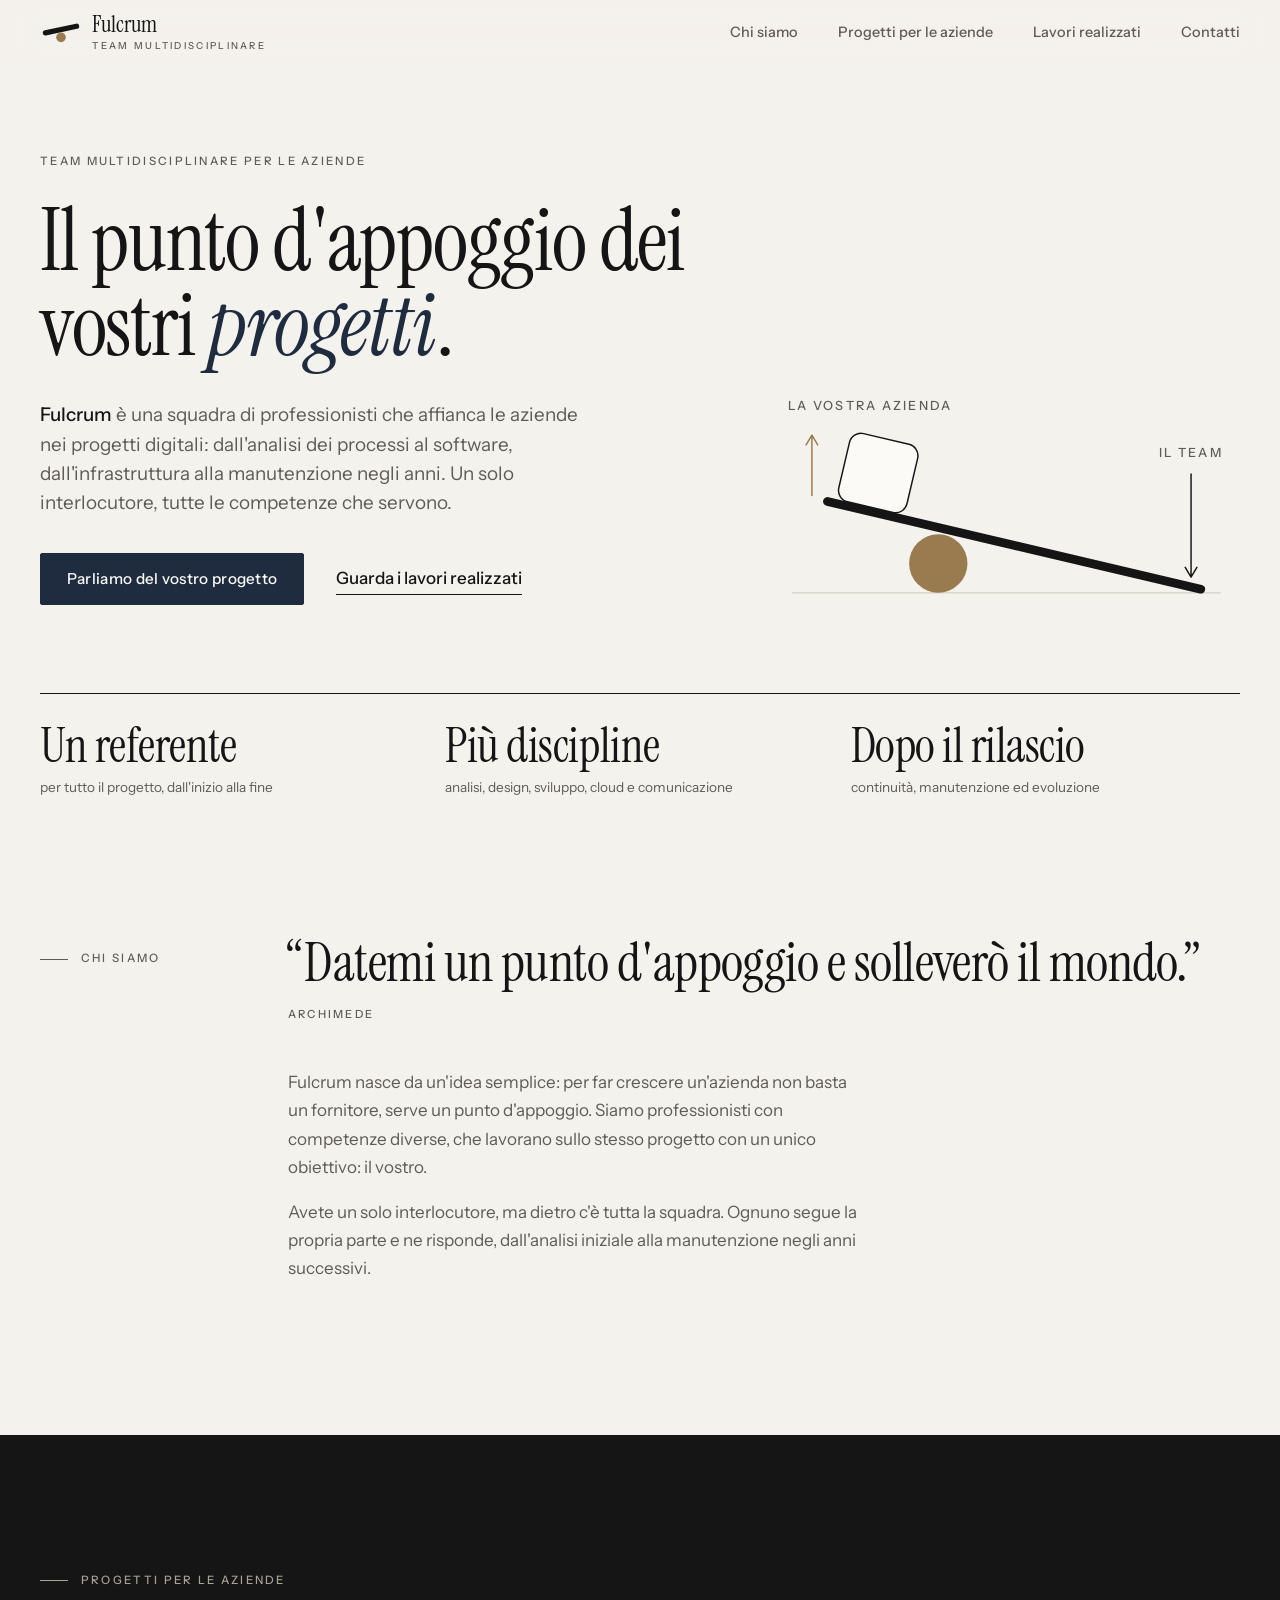
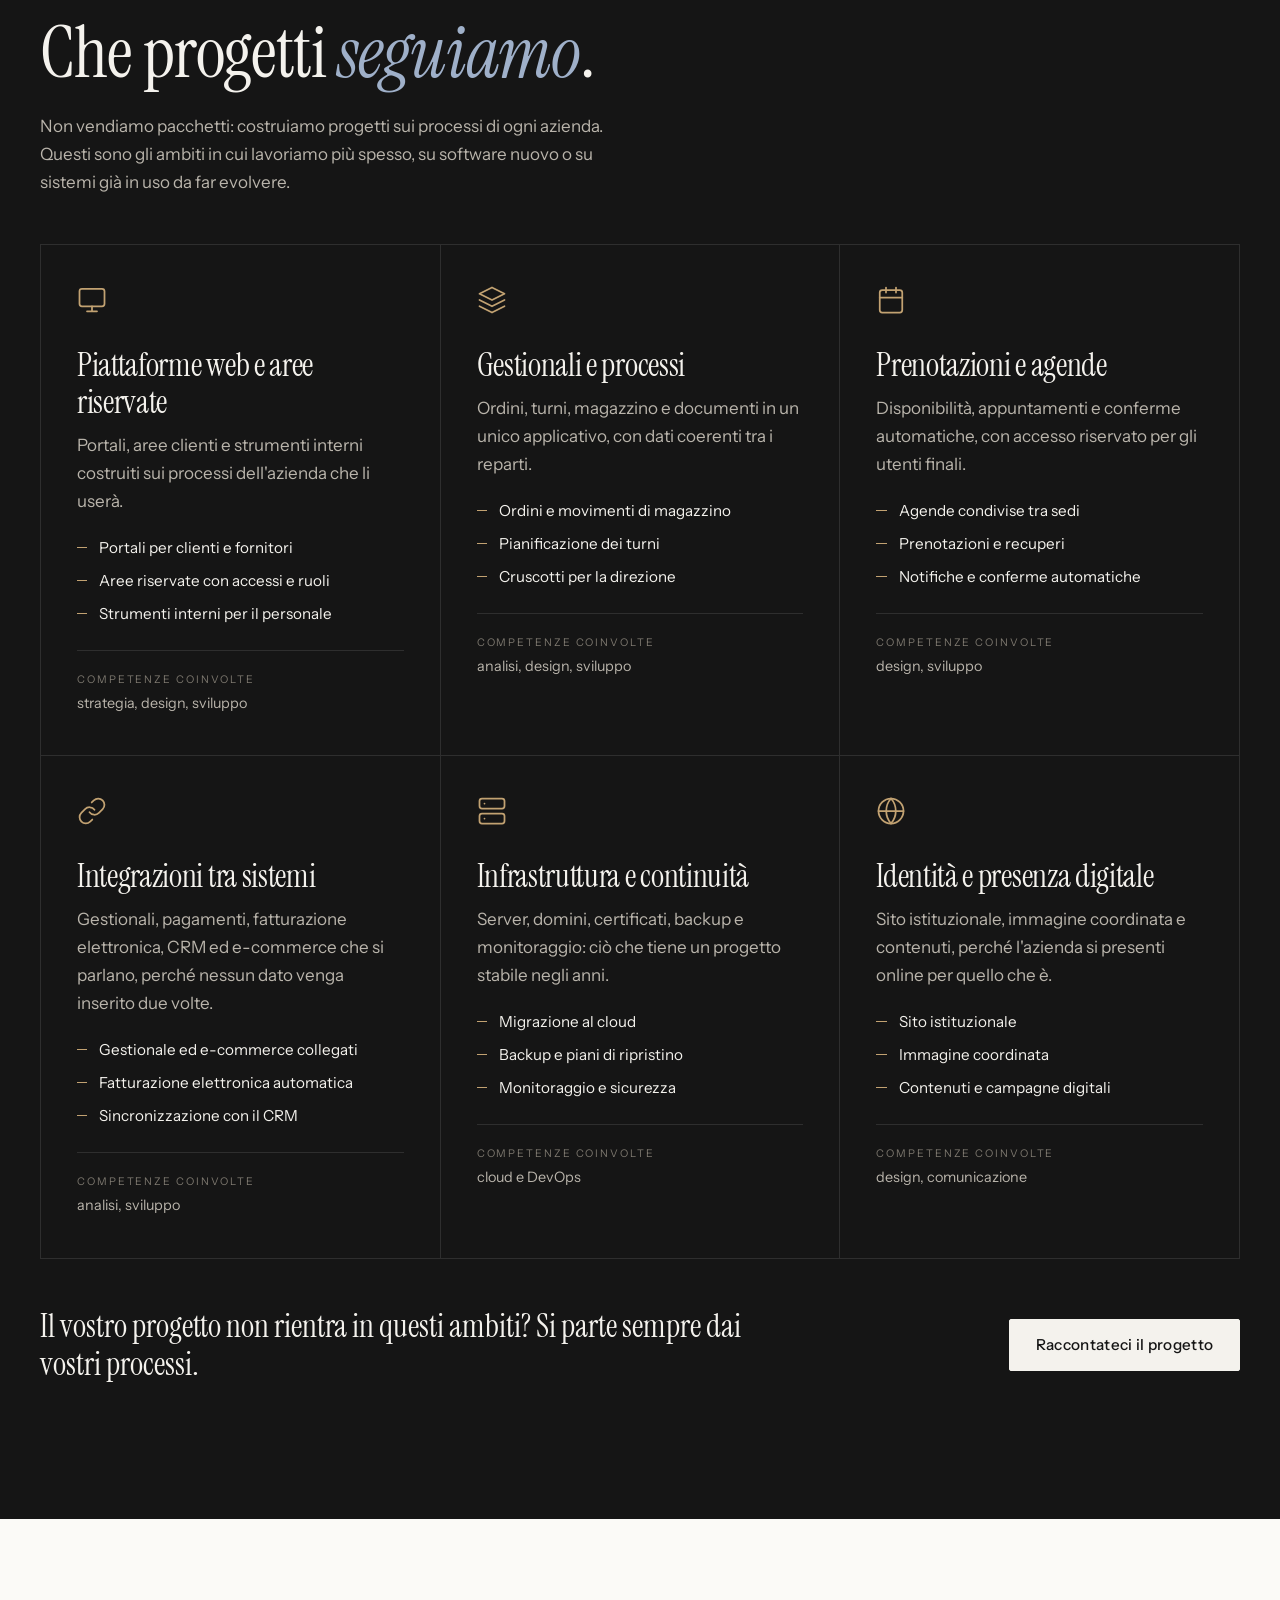
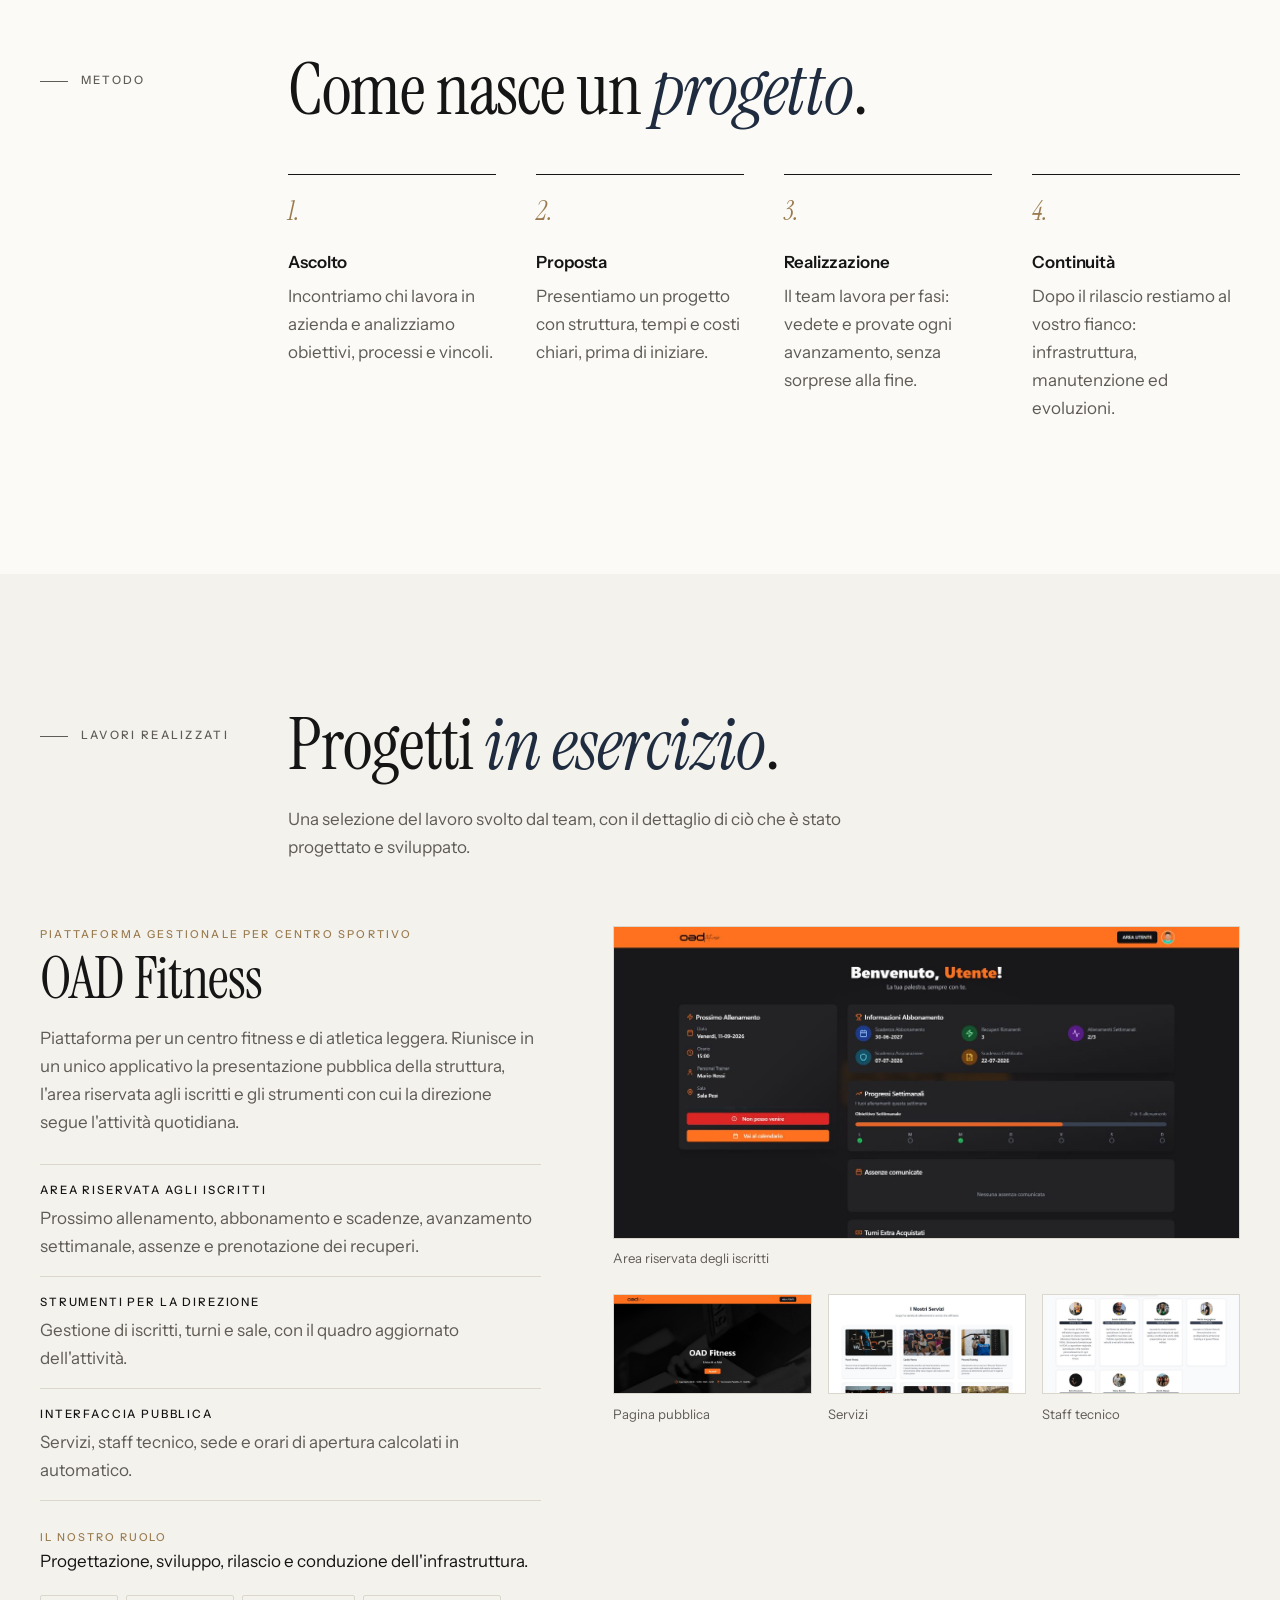
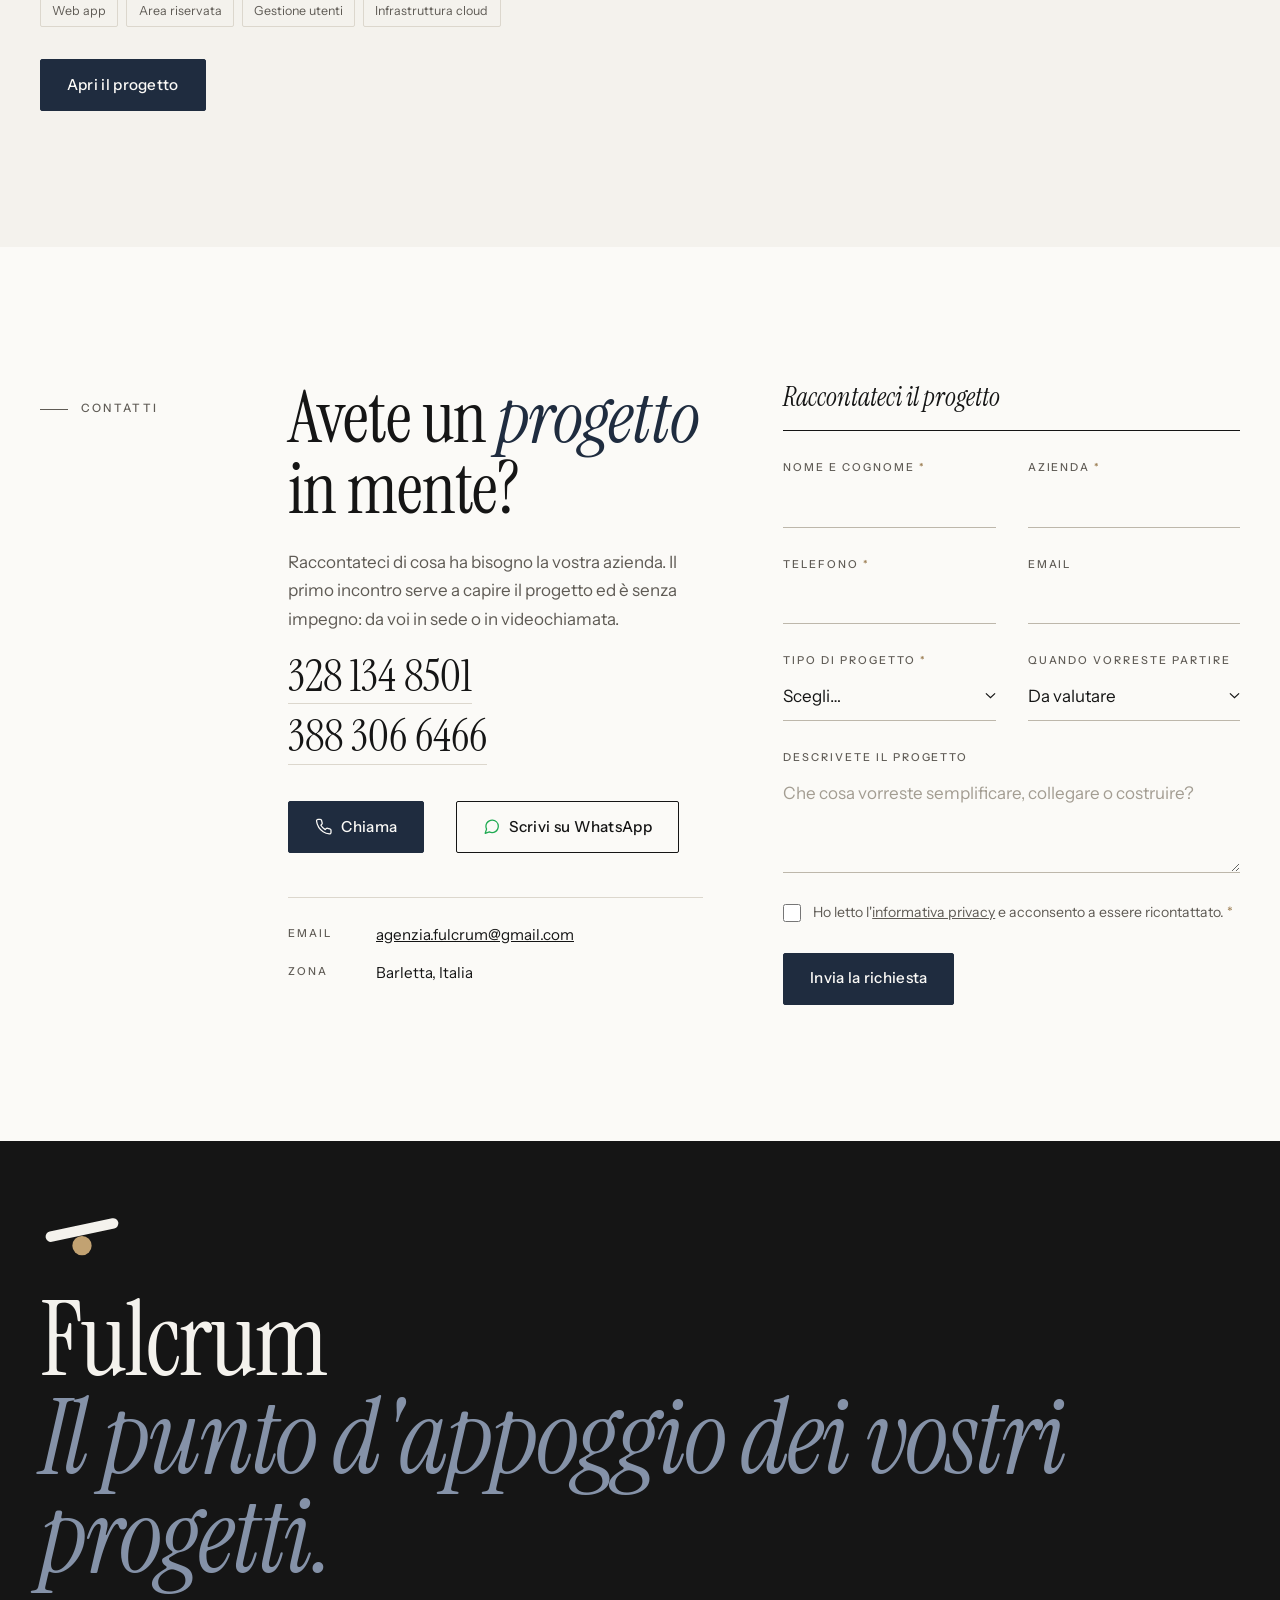
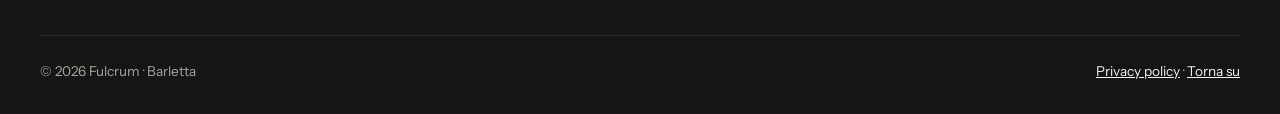
<file: index.html>
<!doctype html>
<!--
  FULCRUM — team multidisciplinare per i progetti delle aziende
  DA SOSTITUIRE PRIMA DELLA MESSA ONLINE (cerca e sostituisci):
  - Numeri: 328 134 8501 è il principale (Chiama, WhatsApp, modulo); 388 306 6466 compare in Contatti
  - [DOMINIO]            → dominio (es. fulcrum.it)
  - href="#" della privacy policy
  - Da confermare: ambito "Identità e presenza digitale" (serve un designer/comunicatore nel team)
-->
<html lang="it">
<head>
  <meta charset="utf-8">
  <meta name="viewport" content="width=device-width, initial-scale=1, viewport-fit=cover">
  <title>Fulcrum · Team multidisciplinare per i progetti digitali delle aziende</title>
  <meta name="description" content="Fulcrum è un team di professionisti che affianca le aziende nei progetti digitali: piattaforme web, gestionali, integrazioni e infrastruttura cloud, dall'analisi alla manutenzione.">
  <link rel="canonical" href="https://www.[DOMINIO]/">
  <meta name="theme-color" content="#f4f2ed">
  <meta property="og:type" content="website">
  <meta property="og:locale" content="it_IT">
  <meta property="og:title" content="Fulcrum · Il punto d'appoggio dei vostri progetti">
  <meta property="og:description" content="Un team multidisciplinare al fianco delle aziende, dall'analisi alla manutenzione.">
  <meta property="og:url" content="https://www.[DOMINIO]/">
  <meta property="og:image" content="https://www.[DOMINIO]/icone/icona-social-1024.png">
  <link rel="icon" href="favicon.ico" sizes="any">
  <link rel="icon" href="favicon.svg" type="image/svg+xml">
  <link rel="apple-touch-icon" href="icone/apple-touch-icon.png">
  <link rel="manifest" href="site.webmanifest">
  <link rel="preconnect" href="https://fonts.googleapis.com">
  <link rel="preconnect" href="https://fonts.gstatic.com" crossorigin>
  <link rel="stylesheet" href="https://fonts.googleapis.com/css2?family=Instrument+Sans:wght@400;500;600&family=Instrument+Serif:ital@0;1&display=swap">
  <link rel="stylesheet" href="style.css">
  <script>document.documentElement.className = 'js';</script>
  <script src="main.js" defer></script>
  <script type="application/ld+json">
  {
    "@context": "https://schema.org",
    "@type": "LocalBusiness",
    "name": "Fulcrum",
    "slogan": "Il punto d'appoggio dei vostri progetti",
    "description": "Team multidisciplinare che affianca le aziende nei progetti digitali: piattaforme web, gestionali, integrazioni e infrastruttura cloud.",
    "url": "https://www.[DOMINIO]/",
    "logo": "https://www.[DOMINIO]/icone/icon-512.png",
    "telephone": "+393281348501",
    "email": "agenzia.fulcrum@gmail.com",
    "address": { "@type": "PostalAddress", "addressLocality": "Barletta", "addressRegion": "BT", "addressCountry": "IT" },
    "areaServed": "Italia"
  }
  </script>
</head>
<body>
  <svg width="0" height="0" style="position:absolute" aria-hidden="true">
    <!-- Marchio Fulcrum "Il punto d'appoggio" (master in ../logo/fulcrum/marchio.svg); l'accento si cambia con --accento -->
    <symbol id="marchio" viewBox="4 5 56 31">
      <rect x="7" y="13" width="50" height="7" rx="3.5" fill="currentColor" transform="rotate(-12 32 16.5)"/>
      <circle cx="32" cy="27" r="6.5" fill="var(--accento, #9a7b4f)"/>
    </symbol>
    <symbol id="i-phone" viewBox="0 0 24 24"><path d="M22 16.92v3a2 2 0 0 1-2.18 2 19.79 19.79 0 0 1-8.63-3.07 19.5 19.5 0 0 1-6-6 19.79 19.79 0 0 1-3.07-8.67A2 2 0 0 1 4.11 2h3a2 2 0 0 1 2 1.72c.13.96.36 1.9.7 2.81a2 2 0 0 1-.45 2.11L8.09 9.91a16 16 0 0 0 6 6l1.27-1.27a2 2 0 0 1 2.11-.45c.91.34 1.85.57 2.81.7A2 2 0 0 1 22 16.92z"/></symbol>
    <symbol id="i-chat" viewBox="0 0 24 24"><path d="M21 11.5a8.38 8.38 0 0 1-.9 3.8 8.5 8.5 0 0 1-7.6 4.7 8.38 8.38 0 0 1-3.8-.9L3 21l1.9-5.7a8.38 8.38 0 0 1-.9-3.8 8.5 8.5 0 0 1 4.7-7.6 8.38 8.38 0 0 1 3.8-.9h.5a8.48 8.48 0 0 1 8 8v.5z"/></symbol>
    <symbol id="s-app" viewBox="0 0 24 24"><rect x="2" y="3" width="20" height="14" rx="2"/><path d="M8 21h8M12 17v4"/></symbol>
    <symbol id="s-cloud" viewBox="0 0 24 24"><rect x="2" y="2" width="20" height="8" rx="2"/><rect x="2" y="14" width="20" height="8" rx="2"/><path d="M6 6h.01M6 18h.01"/></symbol>
    <symbol id="s-api" viewBox="0 0 24 24"><path d="M10 13a5 5 0 0 0 7.54.54l3-3a5 5 0 0 0-7.07-7.07l-1.72 1.71"/><path d="M14 11a5 5 0 0 0-7.54-.54l-3 3a5 5 0 0 0 7.07 7.07l1.71-1.71"/></symbol>
    <symbol id="s-calendario" viewBox="0 0 24 24"><rect x="3" y="4" width="18" height="18" rx="2"/><path d="M16 2v4M8 2v4M3 10h18"/></symbol>
    <symbol id="s-gestionale" viewBox="0 0 24 24"><path d="M12 2L2 7l10 5 10-5-10-5z"/><path d="M2 17l10 5 10-5M2 12l10 5 10-5"/></symbol>
    <symbol id="s-identita" viewBox="0 0 24 24"><circle cx="12" cy="12" r="10"/><path d="M12 2a15 15 0 0 1 0 20M12 2a15 15 0 0 0 0 20M2 12h20"/></symbol>
  </svg>

  <a class="skip" href="#main">Vai al contenuto</a>

  <header class="testata">
    <div class="wrap testata-in">
      <a href="#top" class="firma"><svg class="firma-marchio" aria-hidden="true"><use href="#marchio"/></svg><span>Fulcrum<small>Team multidisciplinare</small></span></a>
      <button class="menu-btn" type="button" aria-expanded="false" aria-controls="nav"><span class="sr">Menu</span></button>
      <nav id="nav" class="nav" aria-label="Menu principale">
        <a href="#chi-siamo">Chi siamo</a>
        <a href="#ambiti">Progetti per le aziende</a>
        <a href="#realizzati">Lavori realizzati</a>
        <a href="#contatti">Contatti</a>
      </nav>
    </div>
  </header>

  <main id="main">
    <!-- HERO -->
    <section class="hero" id="top">
      <div class="wrap hero-grid">
        <div class="hero-testo">
          <p class="kicker rivela">Team multidisciplinare per le aziende</p>
          <h1 class="rivela">Il punto d'appoggio dei vostri <em>progetti</em>.</h1>
          <p class="lead rivela"><strong>Fulcrum</strong> è una squadra di professionisti che affianca le aziende nei progetti digitali: dall'analisi dei processi al software, dall'infrastruttura alla manutenzione negli anni. Un solo interlocutore, tutte le competenze che servono.</p>
          <div class="azioni rivela">
            <a href="#contatti" class="btn">Parliamo del vostro progetto</a>
            <a href="#realizzati" class="link">Guarda i lavori realizzati</a>
          </div>
        </div>
        <!-- La leva: il team fa la forza, l'azienda viene sollevata -->
        <figure class="hero-leva rivela" aria-hidden="true">
          <svg viewBox="0 0 480 330">
            <line x1="20" y1="300" x2="460" y2="300" stroke="var(--filo)" stroke-width="1.5" stroke-linecap="round"/>
            <!-- stesse forme del marchio: trave a capsula su un cerchio, nessuno spigolo -->
            <circle cx="170" cy="270" r="30" fill="var(--ottone)"/>
            <line x1="56" y1="206.2" x2="440" y2="296.4" stroke="var(--ink)" stroke-width="9" stroke-linecap="round"/>
            <rect x="64" y="140" width="72" height="72" rx="12" fill="var(--bianco)" stroke="var(--ink)" stroke-width="1.5" transform="rotate(13.22 100 212)"/>
            <path d="M40 200V140M34 148l6-10 6 10" fill="none" stroke="var(--ottone)" stroke-width="1.5" stroke-linecap="round" stroke-linejoin="round"/>
            <path d="M430 178v104M424 274l6 10 6-10" fill="none" stroke="var(--ink)" stroke-width="1.5" stroke-linecap="round" stroke-linejoin="round"/>
            <text class="leva-etichetta" x="100" y="112" text-anchor="middle">La vostra azienda</text>
            <text class="leva-etichetta" x="430" y="160" text-anchor="middle">Il team</text>
          </svg>
        </figure>
      </div>
      <div class="wrap">
        <dl class="fatti rivela">
          <div><dt>Un referente</dt><dd>per tutto il progetto, dall'inizio alla fine</dd></div>
          <div><dt>Più discipline</dt><dd>analisi, design, sviluppo, cloud e comunicazione</dd></div>
          <div><dt>Dopo il rilascio</dt><dd>continuità, manutenzione ed evoluzione</dd></div>
        </dl>
      </div>
    </section>

    <!-- CHI SIAMO -->
    <section class="sezione" id="chi-siamo">
      <div class="wrap">
        <div class="due-col">
          <p class="etichetta">Chi siamo</p>
          <div>
            <p class="citazione rivela">“Datemi un punto d'appoggio e solleverò il mondo.”<span class="autore">Archimede</span></p>
            <div class="testo rivela">
              <p>Fulcrum nasce da un'idea semplice: per far crescere un'azienda non basta un fornitore, serve un punto d'appoggio. Siamo professionisti con competenze diverse, che lavorano sullo stesso progetto con un unico obiettivo: il vostro.</p>
              <p>Avete un solo interlocutore, ma dietro c'è tutta la squadra. Ognuno segue la propria parte e ne risponde, dall'analisi iniziale alla manutenzione negli anni successivi.</p>
            </div>
          </div>
        </div>
      </div>
    </section>

    <!-- AMBITI DI PROGETTO: unica sezione scura della pagina, per farla risaltare -->
    <section class="sezione servizi" id="ambiti">
      <div class="wrap">
        <div class="servizi-testa">
          <p class="etichetta">Progetti per le aziende</p>
          <h2 class="rivela">Che progetti <em>seguiamo</em>.</h2>
          <p class="testo rivela">Non vendiamo pacchetti: costruiamo progetti sui processi di ogni azienda. Questi sono gli ambiti in cui lavoriamo più spesso, su software nuovo o su sistemi già in uso da far evolvere.</p>
        </div>
        <div class="servizi-griglia">
          <details class="servizio rivela" open>
            <summary>
              <svg class="servizio-ico" aria-hidden="true"><use href="#s-app"/></svg>
              <h3>Piattaforme web e aree riservate</h3>
              <p>Portali, aree clienti e strumenti interni costruiti sui processi dell'azienda che li userà.</p>
              <span class="piu" aria-hidden="true"></span>
            </summary>
            <ul class="incluso">
              <li>Portali per clienti e fornitori</li>
              <li>Aree riservate con accessi e ruoli</li>
              <li>Strumenti interni per il personale</li>
            </ul>
            <p class="ideale"><span>Competenze coinvolte</span>strategia, design, sviluppo</p>
          </details>
          <details class="servizio rivela" open>
            <summary>
              <svg class="servizio-ico" aria-hidden="true"><use href="#s-gestionale"/></svg>
              <h3>Gestionali e processi</h3>
              <p>Ordini, turni, magazzino e documenti in un unico applicativo, con dati coerenti tra i reparti.</p>
              <span class="piu" aria-hidden="true"></span>
            </summary>
            <ul class="incluso">
              <li>Ordini e movimenti di magazzino</li>
              <li>Pianificazione dei turni</li>
              <li>Cruscotti per la direzione</li>
            </ul>
            <p class="ideale"><span>Competenze coinvolte</span>analisi, design, sviluppo</p>
          </details>
          <details class="servizio rivela" open>
            <summary>
              <svg class="servizio-ico" aria-hidden="true"><use href="#s-calendario"/></svg>
              <h3>Prenotazioni e agende</h3>
              <p>Disponibilità, appuntamenti e conferme automatiche, con accesso riservato per gli utenti finali.</p>
              <span class="piu" aria-hidden="true"></span>
            </summary>
            <ul class="incluso">
              <li>Agende condivise tra sedi</li>
              <li>Prenotazioni e recuperi</li>
              <li>Notifiche e conferme automatiche</li>
            </ul>
            <p class="ideale"><span>Competenze coinvolte</span>design, sviluppo</p>
          </details>
          <details class="servizio rivela" open>
            <summary>
              <svg class="servizio-ico" aria-hidden="true"><use href="#s-api"/></svg>
              <h3>Integrazioni tra sistemi</h3>
              <p>Gestionali, pagamenti, fatturazione elettronica, CRM ed e-commerce che si parlano, perché nessun dato venga inserito due volte.</p>
              <span class="piu" aria-hidden="true"></span>
            </summary>
            <ul class="incluso">
              <li>Gestionale ed e-commerce collegati</li>
              <li>Fatturazione elettronica automatica</li>
              <li>Sincronizzazione con il CRM</li>
            </ul>
            <p class="ideale"><span>Competenze coinvolte</span>analisi, sviluppo</p>
          </details>
          <details class="servizio rivela" open>
            <summary>
              <svg class="servizio-ico" aria-hidden="true"><use href="#s-cloud"/></svg>
              <h3>Infrastruttura e continuità</h3>
              <p>Server, domini, certificati, backup e monitoraggio: ciò che tiene un progetto stabile negli anni.</p>
              <span class="piu" aria-hidden="true"></span>
            </summary>
            <ul class="incluso">
              <li>Migrazione al cloud</li>
              <li>Backup e piani di ripristino</li>
              <li>Monitoraggio e sicurezza</li>
            </ul>
            <p class="ideale"><span>Competenze coinvolte</span>cloud e DevOps</p>
          </details>
          <details class="servizio rivela" open>
            <summary>
              <svg class="servizio-ico" aria-hidden="true"><use href="#s-identita"/></svg>
              <h3>Identità e presenza digitale</h3>
              <p>Sito istituzionale, immagine coordinata e contenuti, perché l'azienda si presenti online per quello che è.</p>
              <span class="piu" aria-hidden="true"></span>
            </summary>
            <ul class="incluso">
              <li>Sito istituzionale</li>
              <li>Immagine coordinata</li>
              <li>Contenuti e campagne digitali</li>
            </ul>
            <p class="ideale"><span>Competenze coinvolte</span>design, comunicazione</p>
          </details>
        </div>
        <div class="servizi-fondo rivela">
          <p>Il vostro progetto non rientra in questi ambiti? Si parte sempre dai vostri processi.</p>
          <a href="#contatti" class="btn btn-chiaro">Raccontateci il progetto</a>
        </div>
      </div>
    </section>

    <!-- COME NASCE UN PROGETTO -->
    <section class="sezione sezione-bianca" id="metodo">
      <div class="wrap due-col">
        <p class="etichetta">Metodo</p>
        <div>
          <h2 class="rivela">Come nasce un <em>progetto</em>.</h2>
          <ol class="metodo">
            <li class="rivela"><h3>Ascolto</h3><p>Incontriamo chi lavora in azienda e analizziamo obiettivi, processi e vincoli.</p></li>
            <li class="rivela"><h3>Proposta</h3><p>Presentiamo un progetto con struttura, tempi e costi chiari, prima di iniziare.</p></li>
            <li class="rivela"><h3>Realizzazione</h3><p>Il team lavora per fasi: vedete e provate ogni avanzamento, senza sorprese alla fine.</p></li>
            <li class="rivela"><h3>Continuità</h3><p>Dopo il rilascio restiamo al vostro fianco: infrastruttura, manutenzione ed evoluzioni.</p></li>
          </ol>
        </div>
      </div>
    </section>

    <!-- LAVORI REALIZZATI -->
    <section class="sezione" id="realizzati">
      <div class="wrap">
        <div class="due-col">
          <p class="etichetta">Lavori realizzati</p>
          <div>
            <h2 class="rivela">Progetti <em>in esercizio</em>.</h2>
            <p class="testo rivela">Una selezione del lavoro svolto dal team, con il dettaglio di ciò che è stato progettato e sviluppato.</p>
          </div>
        </div>
        <article class="progetto">
          <div class="rivela">
            <span class="campione-n">Piattaforma gestionale per centro sportivo</span>
            <h3>OAD Fitness</h3>
            <p class="testo">Piattaforma per un centro fitness e di atletica leggera. Riunisce in un unico applicativo la presentazione pubblica della struttura, l'area riservata agli iscritti e gli strumenti con cui la direzione segue l'attività quotidiana.</p>
            <ul class="funzioni">
              <li><strong>Area riservata agli iscritti</strong><span>Prossimo allenamento, abbonamento e scadenze, avanzamento settimanale, assenze e prenotazione dei recuperi.</span></li>
              <li><strong>Strumenti per la direzione</strong><span>Gestione di iscritti, turni e sale, con il quadro aggiornato dell'attività.</span></li>
              <li><strong>Interfaccia pubblica</strong><span>Servizi, staff tecnico, sede e orari di apertura calcolati in automatico.</span></li>
            </ul>
            <p class="ruolo"><span>Il nostro ruolo</span>Progettazione, sviluppo, rilascio e conduzione dell'infrastruttura.</p>
            <ul class="etichette"><li>Web app</li><li>Area riservata</li><li>Gestione utenti</li><li>Infrastruttura cloud</li></ul>
            <a href="https://oadfitness.it/" class="btn" target="_blank" rel="noopener">Apri il progetto</a>
          </div>
          <div class="rivela">
            <figure class="schermata">
              <img src="img/oadfitness.jpg" alt="Cruscotto dell'area riservata: prossimo allenamento, stato dell'abbonamento e progressi settimanali" width="1280" height="637" loading="lazy">
              <figcaption>Area riservata degli iscritti</figcaption>
            </figure>
            <div class="campioni">
              <figure class="campione"><img src="img/oadfitness-home.jpg" alt="Pagina pubblica di apertura" width="1000" height="500" loading="lazy"><figcaption>Pagina pubblica</figcaption></figure>
              <figure class="campione"><img src="img/oadfitness-servizi.jpg" alt="Sezione pubblica con l'elenco dei servizi" width="1000" height="500" loading="lazy"><figcaption>Servizi</figcaption></figure>
              <figure class="campione"><img src="img/oadfitness-team.jpg" alt="Schede dello staff tecnico" width="1000" height="500" loading="lazy"><figcaption>Staff tecnico</figcaption></figure>
            </div>
            <p class="scorri" aria-hidden="true">Scorri le schermate →</p>
          </div>
        </article>
      </div>
    </section>

    <!-- CONTATTI -->
    <section class="sezione sezione-bianca" id="contatti">
      <div class="wrap due-col">
        <p class="etichetta">Contatti</p>
        <div class="contatti-grid">
          <div>
            <h2 class="rivela">Avete un <em>progetto</em> in mente?</h2>
            <p class="testo rivela">Raccontateci di cosa ha bisogno la vostra azienda. Il primo incontro serve a capire il progetto ed è senza impegno: da voi in sede o in videochiamata.</p>
            <p class="telefoni"><a href="tel:+393281348501" class="tel-grande">328 134 8501</a><a href="tel:+393883066466" class="tel-grande">388 306 6466</a></p>
            <div class="azioni">
              <a href="tel:+393281348501" class="btn"><svg class="ico" aria-hidden="true"><use href="#i-phone"/></svg>Chiama</a>
              <a href="https://wa.me/393281348501?text=Buongiorno%2C%20vorrei%20parlarvi%20di%20un%20progetto" class="btn btn-vuoto btn-wa" target="_blank" rel="noopener"><svg class="ico" aria-hidden="true"><use href="#i-chat"/></svg>Scrivi su WhatsApp</a>
            </div>
            <dl class="info">
              <dt>Email</dt><dd><a href="mailto:agenzia.fulcrum@gmail.com">agenzia.fulcrum@gmail.com</a></dd>
              <dt>Zona</dt><dd>Barletta, Italia</dd>
            </dl>
          </div>

          <form class="modulo" id="form-progetto">
            <p class="modulo-titolo pieno">Raccontateci il progetto</p>
            <div class="campo">
              <label for="nome">Nome e cognome <span class="req">*</span></label>
              <input id="nome" name="nome" type="text" autocomplete="name" required>
            </div>
            <div class="campo">
              <label for="azienda">Azienda <span class="req">*</span></label>
              <input id="azienda" name="azienda" type="text" autocomplete="organization" required>
            </div>
            <div class="campo">
              <label for="telefono">Telefono <span class="req">*</span></label>
              <input id="telefono" name="telefono" type="tel" autocomplete="tel" inputmode="tel" pattern="[0-9+ ]{6,}" title="Inserisci un numero di telefono valido" required>
            </div>
            <div class="campo">
              <label for="email">Email</label>
              <input id="email" name="email" type="email" autocomplete="email">
            </div>
            <div class="campo">
              <label for="progetto">Tipo di progetto <span class="req">*</span></label>
              <select id="progetto" name="progetto" required>
                <option value="">Scegli…</option>
                <option>Piattaforma web o area riservata</option>
                <option>Gestionale e processi</option>
                <option>Prenotazioni e agende</option>
                <option>Integrazione tra sistemi</option>
                <option>Infrastruttura e continuità</option>
                <option>Identità e presenza digitale</option>
                <option>Da definire insieme</option>
              </select>
            </div>
            <div class="campo">
              <label for="tempi">Quando vorreste partire</label>
              <select id="tempi" name="tempi">
                <option value="">Da valutare</option>
                <option>Appena possibile</option>
                <option>Nei prossimi tre mesi</option>
                <option>Più avanti nell'anno</option>
              </select>
            </div>
            <div class="campo pieno">
              <label for="messaggio">Descrivete il progetto</label>
              <textarea id="messaggio" name="messaggio" rows="3" placeholder="Che cosa vorreste semplificare, collegare o costruire?"></textarea>
            </div>
            <label class="spunta pieno">
              <input type="checkbox" name="privacy" required>
              <span>Ho letto l'<a href="#">informativa privacy</a> e acconsento a essere ricontattato. <span class="req">*</span></span>
            </label>
            <button type="submit" class="btn pieno">Invia la richiesta</button>
            <div id="form-status" class="esito pieno" role="status" hidden>
              <strong>Grazie, la richiesta è pronta.</strong>
              <p>Per inviarcela subito usate WhatsApp: il messaggio è già scritto.</p>
              <a href="#" class="btn btn-vuoto btn-wa" target="_blank" rel="noopener"><svg class="ico" aria-hidden="true"><use href="#i-chat"/></svg>Invia su WhatsApp</a>
            </div>
          </form>
        </div>
      </div>
    </section>
  </main>

  <footer class="piede">
    <div class="wrap">
      <svg class="piede-marchio" aria-hidden="true"><use href="#marchio"/></svg>
      <p class="piede-firma">Fulcrum<em>Il punto d'appoggio dei vostri progetti.</em></p>
      <div class="piede-in">
        <p>© 2026 Fulcrum · Barletta</p>
        <p><a href="#">Privacy policy</a> · <a href="#top">Torna su</a></p>
      </div>
    </div>
  </footer>

  <!-- Barra fissa solo da telefono -->
  <nav class="barra" aria-label="Contatto rapido">
    <a href="tel:+393281348501" class="btn btn-chiama"><svg class="ico" aria-hidden="true"><use href="#i-phone"/></svg>Chiama</a>
    <a href="https://wa.me/393281348501?text=Buongiorno%2C%20vorrei%20parlarvi%20di%20un%20progetto" class="btn btn-wa" target="_blank" rel="noopener"><svg class="ico" aria-hidden="true"><use href="#i-chat"/></svg>WhatsApp</a>
  </nav>
</body>
</html>
</file>
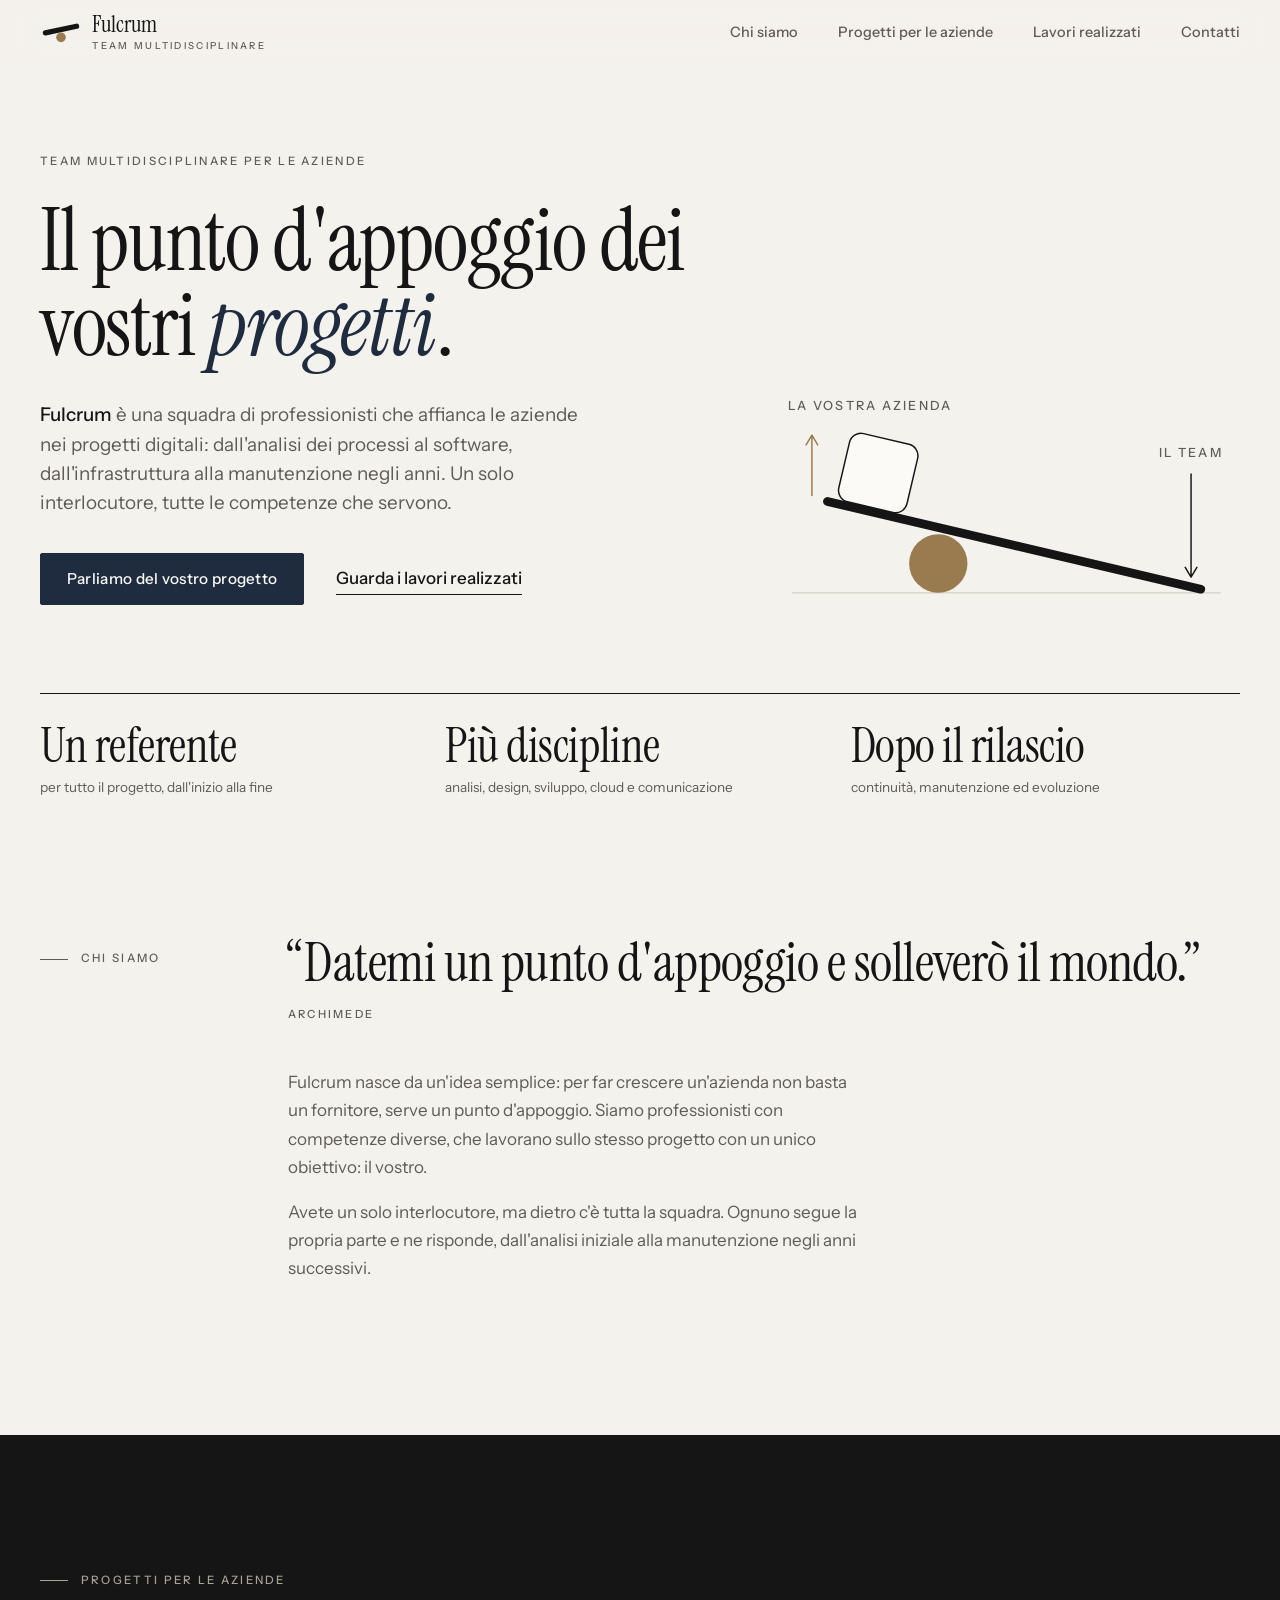
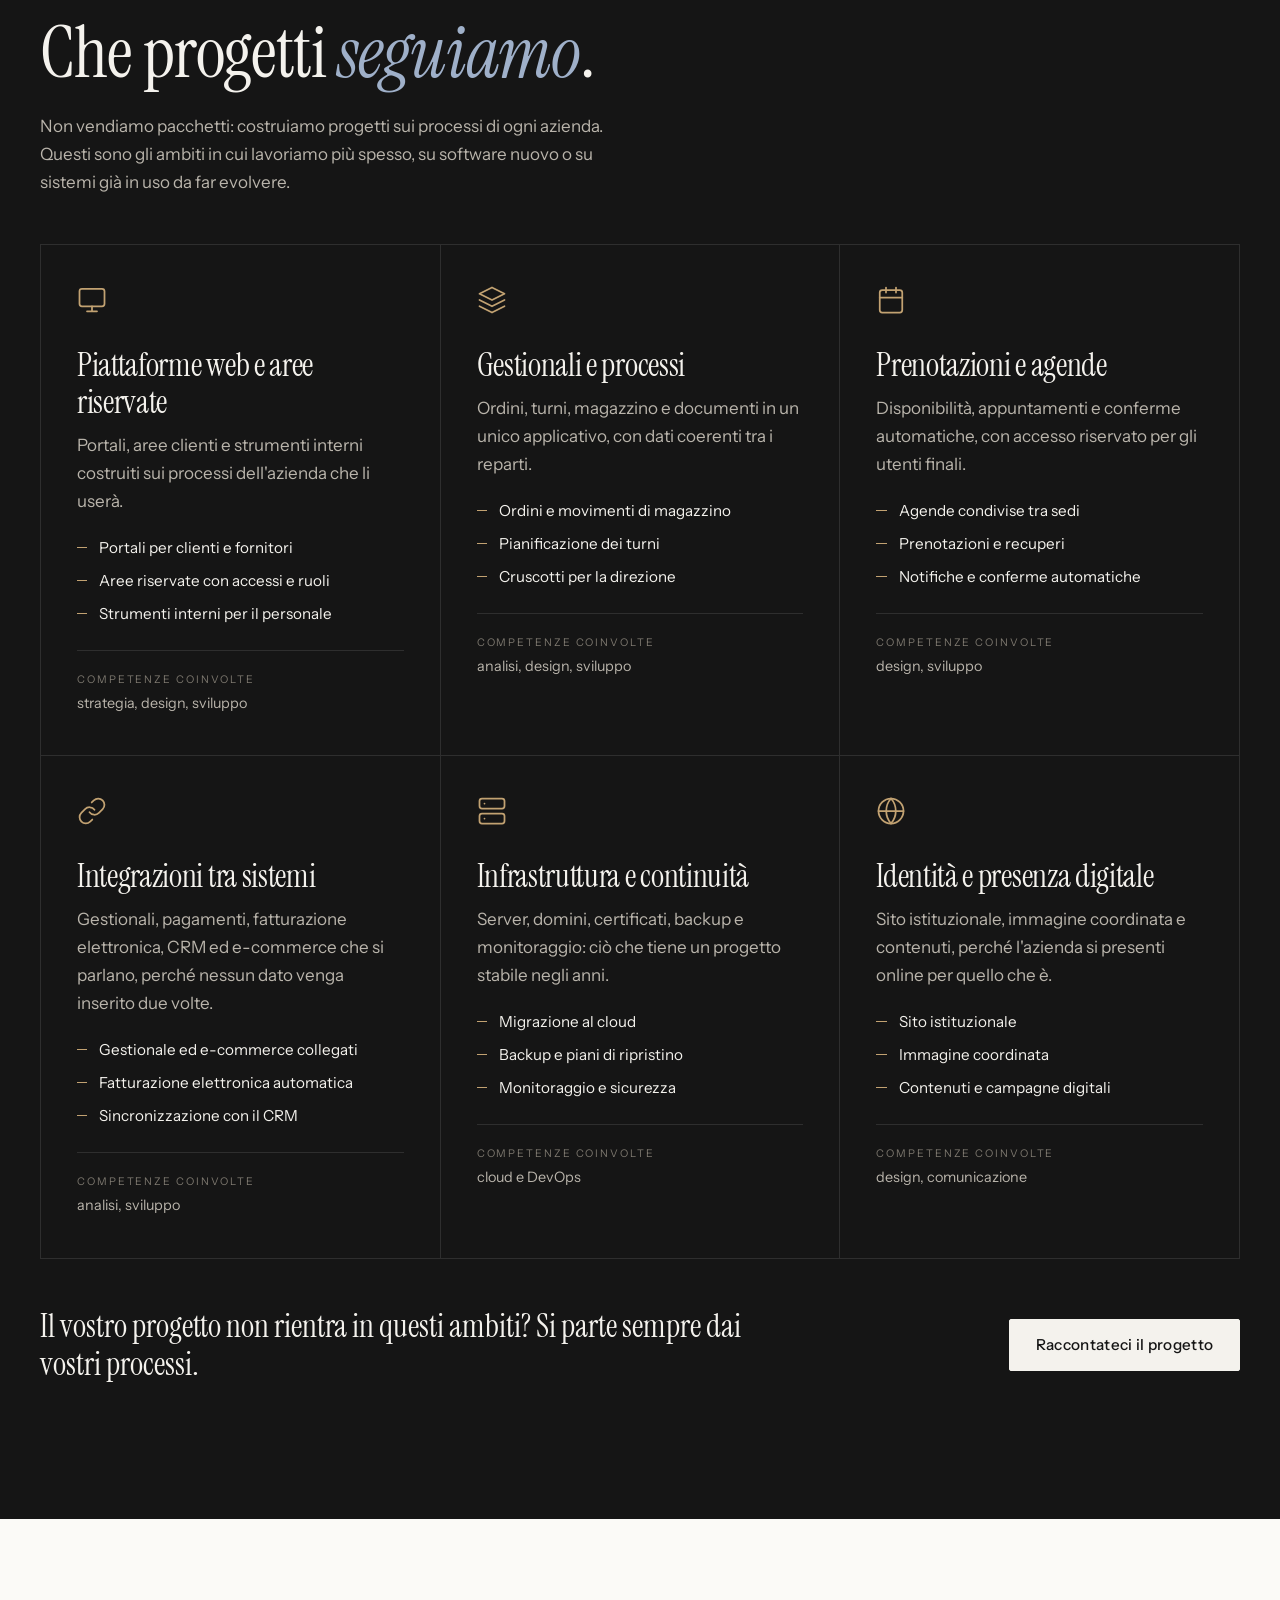
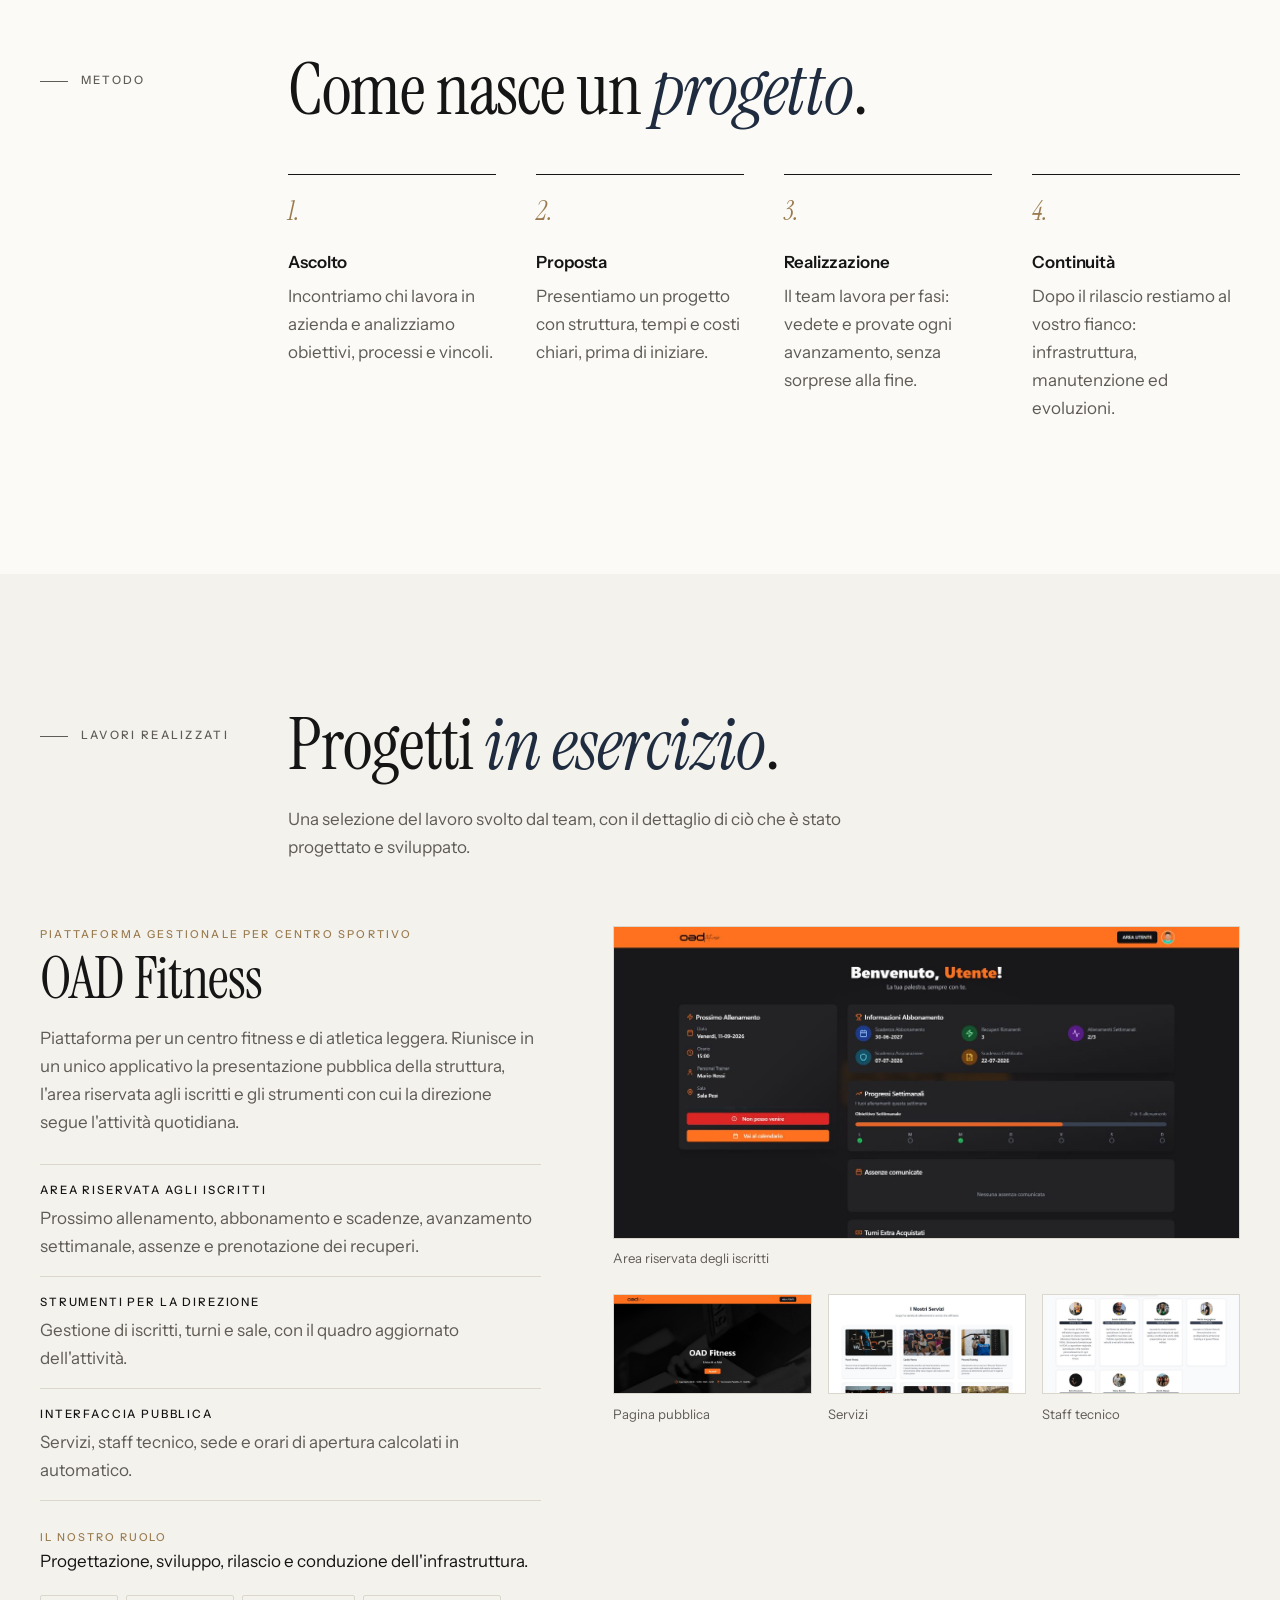
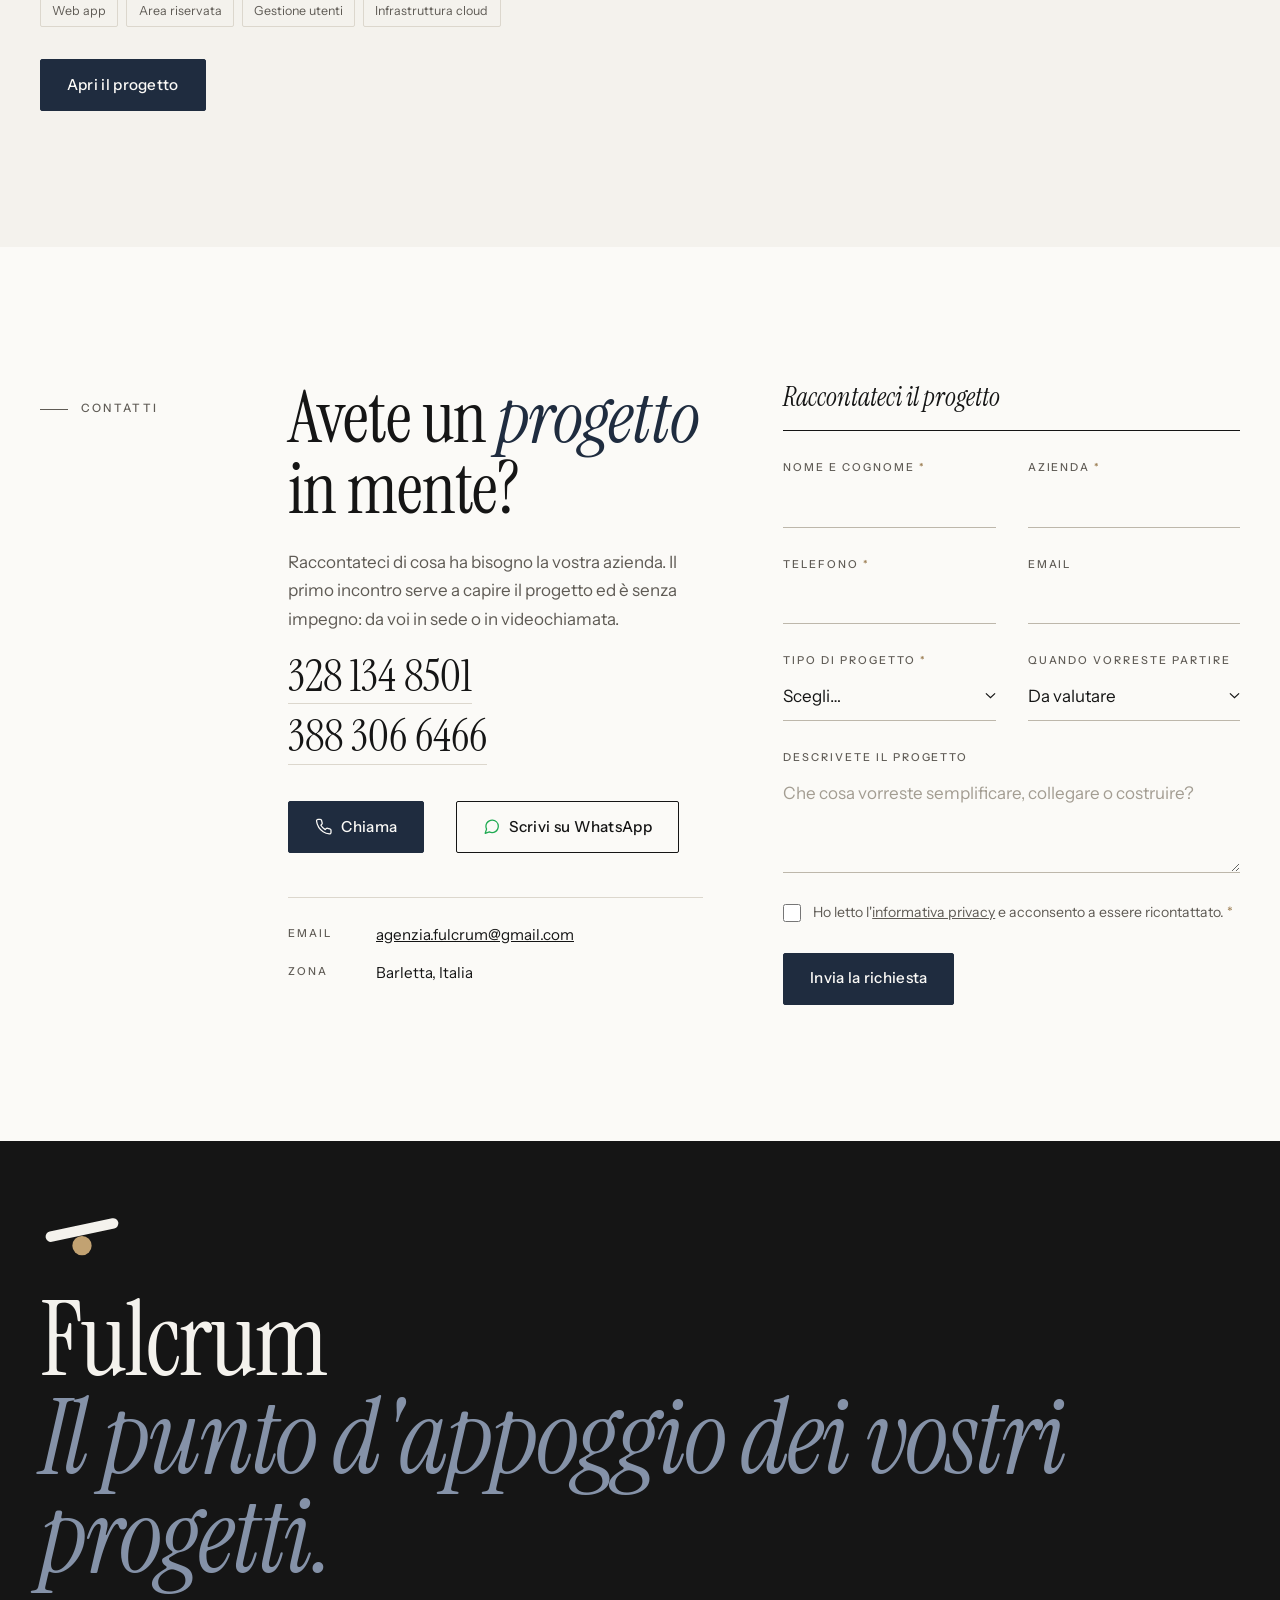
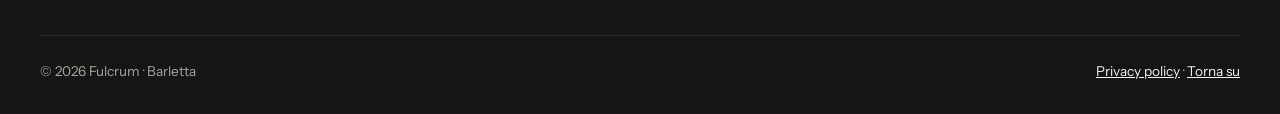
<file: fulcrum/index.html>
<!doctype html>
<!--
  FULCRUM — team multidisciplinare per i progetti delle aziende
  DA SOSTITUIRE PRIMA DELLA MESSA ONLINE (cerca e sostituisci):
  - Numeri: 328 134 8501 è il principale (Chiama, WhatsApp, modulo); 388 306 6466 compare in Contatti
  - Indirizzo del sito: ora è GitHub Pages (fraterlizzi.github.io/fulcrum-sito); con un dominio proprio va aggiornato in canonical, og e dati strutturati
  - href="#" della privacy policy
  - Da confermare: ambito "Identità e presenza digitale" (serve un designer/comunicatore nel team)
-->
<html lang="it">
<head>
  <meta charset="utf-8">
  <meta name="viewport" content="width=device-width, initial-scale=1, viewport-fit=cover">
  <title>Fulcrum · Team multidisciplinare per i progetti digitali delle aziende</title>
  <meta name="description" content="Fulcrum è un team di professionisti che affianca le aziende nei progetti digitali: piattaforme web, gestionali, integrazioni e infrastruttura cloud, dall'analisi alla manutenzione.">
  <link rel="canonical" href="https://fraterlizzi.github.io/fulcrum-sito/">
  <meta name="theme-color" content="#f4f2ed">
  <meta property="og:type" content="website">
  <meta property="og:locale" content="it_IT">
  <meta property="og:title" content="Fulcrum · Il punto d'appoggio dei vostri progetti">
  <meta property="og:description" content="Un team multidisciplinare al fianco delle aziende, dall'analisi alla manutenzione.">
  <meta property="og:url" content="https://fraterlizzi.github.io/fulcrum-sito/">
  <meta property="og:image" content="https://fraterlizzi.github.io/fulcrum-sito/icone/icona-social-1024.png">
  <link rel="icon" href="favicon.ico" sizes="any">
  <link rel="icon" href="favicon.svg" type="image/svg+xml">
  <link rel="apple-touch-icon" href="icone/apple-touch-icon.png">
  <link rel="manifest" href="site.webmanifest">
  <link rel="preconnect" href="https://fonts.googleapis.com">
  <link rel="preconnect" href="https://fonts.gstatic.com" crossorigin>
  <link rel="stylesheet" href="https://fonts.googleapis.com/css2?family=Instrument+Sans:wght@400;500;600&family=Instrument+Serif:ital@0;1&display=swap">
  <link rel="stylesheet" href="style.css">
  <script>document.documentElement.className = 'js';</script>
  <script src="main.js" defer></script>
  <script type="application/ld+json">
  {
    "@context": "https://schema.org",
    "@type": "LocalBusiness",
    "name": "Fulcrum",
    "slogan": "Il punto d'appoggio dei vostri progetti",
    "description": "Team multidisciplinare che affianca le aziende nei progetti digitali: piattaforme web, gestionali, integrazioni e infrastruttura cloud.",
    "url": "https://fraterlizzi.github.io/fulcrum-sito/",
    "logo": "https://fraterlizzi.github.io/fulcrum-sito/icone/icon-512.png",
    "telephone": "+393281348501",
    "email": "agenzia.fulcrum@gmail.com",
    "address": { "@type": "PostalAddress", "addressLocality": "Barletta", "addressRegion": "BT", "addressCountry": "IT" },
    "areaServed": "Italia"
  }
  </script>
</head>
<body>
  <svg width="0" height="0" style="position:absolute" aria-hidden="true">
    <!-- Marchio Fulcrum "Il punto d'appoggio" (master in ../logo/fulcrum/marchio.svg); l'accento si cambia con --accento -->
    <symbol id="marchio" viewBox="4 5 56 31">
      <rect x="7" y="13" width="50" height="7" rx="3.5" fill="currentColor" transform="rotate(-12 32 16.5)"/>
      <circle cx="32" cy="27" r="6.5" fill="var(--accento, #9a7b4f)"/>
    </symbol>
    <symbol id="i-phone" viewBox="0 0 24 24"><path d="M22 16.92v3a2 2 0 0 1-2.18 2 19.79 19.79 0 0 1-8.63-3.07 19.5 19.5 0 0 1-6-6 19.79 19.79 0 0 1-3.07-8.67A2 2 0 0 1 4.11 2h3a2 2 0 0 1 2 1.72c.13.96.36 1.9.7 2.81a2 2 0 0 1-.45 2.11L8.09 9.91a16 16 0 0 0 6 6l1.27-1.27a2 2 0 0 1 2.11-.45c.91.34 1.85.57 2.81.7A2 2 0 0 1 22 16.92z"/></symbol>
    <symbol id="i-chat" viewBox="0 0 24 24"><path d="M21 11.5a8.38 8.38 0 0 1-.9 3.8 8.5 8.5 0 0 1-7.6 4.7 8.38 8.38 0 0 1-3.8-.9L3 21l1.9-5.7a8.38 8.38 0 0 1-.9-3.8 8.5 8.5 0 0 1 4.7-7.6 8.38 8.38 0 0 1 3.8-.9h.5a8.48 8.48 0 0 1 8 8v.5z"/></symbol>
    <symbol id="s-app" viewBox="0 0 24 24"><rect x="2" y="3" width="20" height="14" rx="2"/><path d="M8 21h8M12 17v4"/></symbol>
    <symbol id="s-cloud" viewBox="0 0 24 24"><rect x="2" y="2" width="20" height="8" rx="2"/><rect x="2" y="14" width="20" height="8" rx="2"/><path d="M6 6h.01M6 18h.01"/></symbol>
    <symbol id="s-api" viewBox="0 0 24 24"><path d="M10 13a5 5 0 0 0 7.54.54l3-3a5 5 0 0 0-7.07-7.07l-1.72 1.71"/><path d="M14 11a5 5 0 0 0-7.54-.54l-3 3a5 5 0 0 0 7.07 7.07l1.71-1.71"/></symbol>
    <symbol id="s-calendario" viewBox="0 0 24 24"><rect x="3" y="4" width="18" height="18" rx="2"/><path d="M16 2v4M8 2v4M3 10h18"/></symbol>
    <symbol id="s-gestionale" viewBox="0 0 24 24"><path d="M12 2L2 7l10 5 10-5-10-5z"/><path d="M2 17l10 5 10-5M2 12l10 5 10-5"/></symbol>
    <symbol id="s-identita" viewBox="0 0 24 24"><circle cx="12" cy="12" r="10"/><path d="M12 2a15 15 0 0 1 0 20M12 2a15 15 0 0 0 0 20M2 12h20"/></symbol>
  </svg>

  <a class="skip" href="#main">Vai al contenuto</a>

  <header class="testata">
    <div class="wrap testata-in">
      <a href="#top" class="firma"><svg class="firma-marchio" aria-hidden="true"><use href="#marchio"/></svg><span>Fulcrum<small>Team multidisciplinare</small></span></a>
      <button class="menu-btn" type="button" aria-expanded="false" aria-controls="nav"><span class="sr">Menu</span></button>
      <nav id="nav" class="nav" aria-label="Menu principale">
        <a href="#chi-siamo">Chi siamo</a>
        <a href="#ambiti">Progetti per le aziende</a>
        <a href="#realizzati">Lavori realizzati</a>
        <a href="#contatti">Contatti</a>
      </nav>
    </div>
  </header>

  <main id="main">
    <!-- HERO -->
    <section class="hero" id="top">
      <div class="wrap hero-grid">
        <div class="hero-testo">
          <p class="kicker rivela">Team multidisciplinare per le aziende</p>
          <h1 class="rivela">Il punto d'appoggio dei vostri <em>progetti</em>.</h1>
          <p class="lead rivela"><strong>Fulcrum</strong> è una squadra di professionisti che affianca le aziende nei progetti digitali: dall'analisi dei processi al software, dall'infrastruttura alla manutenzione negli anni. Un solo interlocutore, tutte le competenze che servono.</p>
          <div class="azioni rivela">
            <a href="#contatti" class="btn">Parliamo del vostro progetto</a>
            <a href="#realizzati" class="link">Guarda i lavori realizzati</a>
          </div>
        </div>
        <!-- La leva: il team fa la forza, l'azienda viene sollevata -->
        <figure class="hero-leva rivela" aria-hidden="true">
          <svg viewBox="0 0 480 330">
            <line x1="20" y1="300" x2="460" y2="300" stroke="var(--filo)" stroke-width="1.5" stroke-linecap="round"/>
            <!-- stesse forme del marchio: trave a capsula su un cerchio, nessuno spigolo -->
            <circle cx="170" cy="270" r="30" fill="var(--ottone)"/>
            <line x1="56" y1="206.2" x2="440" y2="296.4" stroke="var(--ink)" stroke-width="9" stroke-linecap="round"/>
            <rect x="64" y="140" width="72" height="72" rx="12" fill="var(--bianco)" stroke="var(--ink)" stroke-width="1.5" transform="rotate(13.22 100 212)"/>
            <path d="M40 200V140M34 148l6-10 6 10" fill="none" stroke="var(--ottone)" stroke-width="1.5" stroke-linecap="round" stroke-linejoin="round"/>
            <path d="M430 178v104M424 274l6 10 6-10" fill="none" stroke="var(--ink)" stroke-width="1.5" stroke-linecap="round" stroke-linejoin="round"/>
            <text class="leva-etichetta" x="100" y="112" text-anchor="middle">La vostra azienda</text>
            <text class="leva-etichetta" x="430" y="160" text-anchor="middle">Il team</text>
          </svg>
        </figure>
      </div>
      <div class="wrap">
        <dl class="fatti rivela">
          <div><dt>Un referente</dt><dd>per tutto il progetto, dall'inizio alla fine</dd></div>
          <div><dt>Più discipline</dt><dd>analisi, design, sviluppo, cloud e comunicazione</dd></div>
          <div><dt>Dopo il rilascio</dt><dd>continuità, manutenzione ed evoluzione</dd></div>
        </dl>
      </div>
    </section>

    <!-- CHI SIAMO -->
    <section class="sezione" id="chi-siamo">
      <div class="wrap">
        <div class="due-col">
          <p class="etichetta">Chi siamo</p>
          <div>
            <p class="citazione rivela">“Datemi un punto d'appoggio e solleverò il mondo.”<span class="autore">Archimede</span></p>
            <div class="testo rivela">
              <p>Fulcrum nasce da un'idea semplice: per far crescere un'azienda non basta un fornitore, serve un punto d'appoggio. Siamo professionisti con competenze diverse, che lavorano sullo stesso progetto con un unico obiettivo: il vostro.</p>
              <p>Avete un solo interlocutore, ma dietro c'è tutta la squadra. Ognuno segue la propria parte e ne risponde, dall'analisi iniziale alla manutenzione negli anni successivi.</p>
            </div>
          </div>
        </div>
      </div>
    </section>

    <!-- AMBITI DI PROGETTO: unica sezione scura della pagina, per farla risaltare -->
    <section class="sezione servizi" id="ambiti">
      <div class="wrap">
        <div class="servizi-testa">
          <p class="etichetta">Progetti per le aziende</p>
          <h2 class="rivela">Che progetti <em>seguiamo</em>.</h2>
          <p class="testo rivela">Non vendiamo pacchetti: costruiamo progetti sui processi di ogni azienda. Questi sono gli ambiti in cui lavoriamo più spesso, su software nuovo o su sistemi già in uso da far evolvere.</p>
        </div>
        <div class="servizi-griglia">
          <details class="servizio rivela" open>
            <summary>
              <svg class="servizio-ico" aria-hidden="true"><use href="#s-app"/></svg>
              <h3>Piattaforme web e aree riservate</h3>
              <p>Portali, aree clienti e strumenti interni costruiti sui processi dell'azienda che li userà.</p>
              <span class="piu" aria-hidden="true"></span>
            </summary>
            <ul class="incluso">
              <li>Portali per clienti e fornitori</li>
              <li>Aree riservate con accessi e ruoli</li>
              <li>Strumenti interni per il personale</li>
            </ul>
            <p class="ideale"><span>Competenze coinvolte</span>strategia, design, sviluppo</p>
          </details>
          <details class="servizio rivela" open>
            <summary>
              <svg class="servizio-ico" aria-hidden="true"><use href="#s-gestionale"/></svg>
              <h3>Gestionali e processi</h3>
              <p>Ordini, turni, magazzino e documenti in un unico applicativo, con dati coerenti tra i reparti.</p>
              <span class="piu" aria-hidden="true"></span>
            </summary>
            <ul class="incluso">
              <li>Ordini e movimenti di magazzino</li>
              <li>Pianificazione dei turni</li>
              <li>Cruscotti per la direzione</li>
            </ul>
            <p class="ideale"><span>Competenze coinvolte</span>analisi, design, sviluppo</p>
          </details>
          <details class="servizio rivela" open>
            <summary>
              <svg class="servizio-ico" aria-hidden="true"><use href="#s-calendario"/></svg>
              <h3>Prenotazioni e agende</h3>
              <p>Disponibilità, appuntamenti e conferme automatiche, con accesso riservato per gli utenti finali.</p>
              <span class="piu" aria-hidden="true"></span>
            </summary>
            <ul class="incluso">
              <li>Agende condivise tra sedi</li>
              <li>Prenotazioni e recuperi</li>
              <li>Notifiche e conferme automatiche</li>
            </ul>
            <p class="ideale"><span>Competenze coinvolte</span>design, sviluppo</p>
          </details>
          <details class="servizio rivela" open>
            <summary>
              <svg class="servizio-ico" aria-hidden="true"><use href="#s-api"/></svg>
              <h3>Integrazioni tra sistemi</h3>
              <p>Gestionali, pagamenti, fatturazione elettronica, CRM ed e-commerce che si parlano, perché nessun dato venga inserito due volte.</p>
              <span class="piu" aria-hidden="true"></span>
            </summary>
            <ul class="incluso">
              <li>Gestionale ed e-commerce collegati</li>
              <li>Fatturazione elettronica automatica</li>
              <li>Sincronizzazione con il CRM</li>
            </ul>
            <p class="ideale"><span>Competenze coinvolte</span>analisi, sviluppo</p>
          </details>
          <details class="servizio rivela" open>
            <summary>
              <svg class="servizio-ico" aria-hidden="true"><use href="#s-cloud"/></svg>
              <h3>Infrastruttura e continuità</h3>
              <p>Server, domini, certificati, backup e monitoraggio: ciò che tiene un progetto stabile negli anni.</p>
              <span class="piu" aria-hidden="true"></span>
            </summary>
            <ul class="incluso">
              <li>Migrazione al cloud</li>
              <li>Backup e piani di ripristino</li>
              <li>Monitoraggio e sicurezza</li>
            </ul>
            <p class="ideale"><span>Competenze coinvolte</span>cloud e DevOps</p>
          </details>
          <details class="servizio rivela" open>
            <summary>
              <svg class="servizio-ico" aria-hidden="true"><use href="#s-identita"/></svg>
              <h3>Identità e presenza digitale</h3>
              <p>Sito istituzionale, immagine coordinata e contenuti, perché l'azienda si presenti online per quello che è.</p>
              <span class="piu" aria-hidden="true"></span>
            </summary>
            <ul class="incluso">
              <li>Sito istituzionale</li>
              <li>Immagine coordinata</li>
              <li>Contenuti e campagne digitali</li>
            </ul>
            <p class="ideale"><span>Competenze coinvolte</span>design, comunicazione</p>
          </details>
        </div>
        <div class="servizi-fondo rivela">
          <p>Il vostro progetto non rientra in questi ambiti? Si parte sempre dai vostri processi.</p>
          <a href="#contatti" class="btn btn-chiaro">Raccontateci il progetto</a>
        </div>
      </div>
    </section>

    <!-- COME NASCE UN PROGETTO -->
    <section class="sezione sezione-bianca" id="metodo">
      <div class="wrap due-col">
        <p class="etichetta">Metodo</p>
        <div>
          <h2 class="rivela">Come nasce un <em>progetto</em>.</h2>
          <ol class="metodo">
            <li class="rivela"><h3>Ascolto</h3><p>Incontriamo chi lavora in azienda e analizziamo obiettivi, processi e vincoli.</p></li>
            <li class="rivela"><h3>Proposta</h3><p>Presentiamo un progetto con struttura, tempi e costi chiari, prima di iniziare.</p></li>
            <li class="rivela"><h3>Realizzazione</h3><p>Il team lavora per fasi: vedete e provate ogni avanzamento, senza sorprese alla fine.</p></li>
            <li class="rivela"><h3>Continuità</h3><p>Dopo il rilascio restiamo al vostro fianco: infrastruttura, manutenzione ed evoluzioni.</p></li>
          </ol>
        </div>
      </div>
    </section>

    <!-- LAVORI REALIZZATI -->
    <section class="sezione" id="realizzati">
      <div class="wrap">
        <div class="due-col">
          <p class="etichetta">Lavori realizzati</p>
          <div>
            <h2 class="rivela">Progetti <em>in esercizio</em>.</h2>
            <p class="testo rivela">Una selezione del lavoro svolto dal team, con il dettaglio di ciò che è stato progettato e sviluppato.</p>
          </div>
        </div>
        <article class="progetto">
          <div class="rivela">
            <span class="campione-n">Piattaforma gestionale per centro sportivo</span>
            <h3>OAD Fitness</h3>
            <p class="testo">Piattaforma per un centro fitness e di atletica leggera. Riunisce in un unico applicativo la presentazione pubblica della struttura, l'area riservata agli iscritti e gli strumenti con cui la direzione segue l'attività quotidiana.</p>
            <ul class="funzioni">
              <li><strong>Area riservata agli iscritti</strong><span>Prossimo allenamento, abbonamento e scadenze, avanzamento settimanale, assenze e prenotazione dei recuperi.</span></li>
              <li><strong>Strumenti per la direzione</strong><span>Gestione di iscritti, turni e sale, con il quadro aggiornato dell'attività.</span></li>
              <li><strong>Interfaccia pubblica</strong><span>Servizi, staff tecnico, sede e orari di apertura calcolati in automatico.</span></li>
            </ul>
            <p class="ruolo"><span>Il nostro ruolo</span>Progettazione, sviluppo, rilascio e conduzione dell'infrastruttura.</p>
            <ul class="etichette"><li>Web app</li><li>Area riservata</li><li>Gestione utenti</li><li>Infrastruttura cloud</li></ul>
            <a href="https://oadfitness.it/" class="btn" target="_blank" rel="noopener">Apri il progetto</a>
          </div>
          <div class="rivela">
            <figure class="schermata">
              <img src="img/oadfitness.jpg" alt="Cruscotto dell'area riservata: prossimo allenamento, stato dell'abbonamento e progressi settimanali" width="1280" height="637" loading="lazy">
              <figcaption>Area riservata degli iscritti</figcaption>
            </figure>
            <div class="campioni">
              <figure class="campione"><img src="img/oadfitness-home.jpg" alt="Pagina pubblica di apertura" width="1000" height="500" loading="lazy"><figcaption>Pagina pubblica</figcaption></figure>
              <figure class="campione"><img src="img/oadfitness-servizi.jpg" alt="Sezione pubblica con l'elenco dei servizi" width="1000" height="500" loading="lazy"><figcaption>Servizi</figcaption></figure>
              <figure class="campione"><img src="img/oadfitness-team.jpg" alt="Schede dello staff tecnico" width="1000" height="500" loading="lazy"><figcaption>Staff tecnico</figcaption></figure>
            </div>
            <p class="scorri" aria-hidden="true">Scorri le schermate →</p>
          </div>
        </article>
      </div>
    </section>

    <!-- CONTATTI -->
    <section class="sezione sezione-bianca" id="contatti">
      <div class="wrap due-col">
        <p class="etichetta">Contatti</p>
        <div class="contatti-grid">
          <div>
            <h2 class="rivela">Avete un <em>progetto</em> in mente?</h2>
            <p class="testo rivela">Raccontateci di cosa ha bisogno la vostra azienda. Il primo incontro serve a capire il progetto ed è senza impegno: da voi in sede o in videochiamata.</p>
            <p class="telefoni"><a href="tel:+393281348501" class="tel-grande">328 134 8501</a><a href="tel:+393883066466" class="tel-grande">388 306 6466</a></p>
            <div class="azioni">
              <a href="tel:+393281348501" class="btn"><svg class="ico" aria-hidden="true"><use href="#i-phone"/></svg>Chiama</a>
              <a href="https://wa.me/393281348501?text=Buongiorno%2C%20vorrei%20parlarvi%20di%20un%20progetto" class="btn btn-vuoto btn-wa" target="_blank" rel="noopener"><svg class="ico" aria-hidden="true"><use href="#i-chat"/></svg>Scrivi su WhatsApp</a>
            </div>
            <dl class="info">
              <dt>Email</dt><dd><a href="mailto:agenzia.fulcrum@gmail.com">agenzia.fulcrum@gmail.com</a></dd>
              <dt>Zona</dt><dd>Barletta, Italia</dd>
            </dl>
          </div>

          <form class="modulo" id="form-progetto">
            <p class="modulo-titolo pieno">Raccontateci il progetto</p>
            <div class="campo">
              <label for="nome">Nome e cognome <span class="req">*</span></label>
              <input id="nome" name="nome" type="text" autocomplete="name" required>
            </div>
            <div class="campo">
              <label for="azienda">Azienda <span class="req">*</span></label>
              <input id="azienda" name="azienda" type="text" autocomplete="organization" required>
            </div>
            <div class="campo">
              <label for="telefono">Telefono <span class="req">*</span></label>
              <input id="telefono" name="telefono" type="tel" autocomplete="tel" inputmode="tel" pattern="[0-9+ ]{6,}" title="Inserisci un numero di telefono valido" required>
            </div>
            <div class="campo">
              <label for="email">Email</label>
              <input id="email" name="email" type="email" autocomplete="email">
            </div>
            <div class="campo">
              <label for="progetto">Tipo di progetto <span class="req">*</span></label>
              <select id="progetto" name="progetto" required>
                <option value="">Scegli…</option>
                <option>Piattaforma web o area riservata</option>
                <option>Gestionale e processi</option>
                <option>Prenotazioni e agende</option>
                <option>Integrazione tra sistemi</option>
                <option>Infrastruttura e continuità</option>
                <option>Identità e presenza digitale</option>
                <option>Da definire insieme</option>
              </select>
            </div>
            <div class="campo">
              <label for="tempi">Quando vorreste partire</label>
              <select id="tempi" name="tempi">
                <option value="">Da valutare</option>
                <option>Appena possibile</option>
                <option>Nei prossimi tre mesi</option>
                <option>Più avanti nell'anno</option>
              </select>
            </div>
            <div class="campo pieno">
              <label for="messaggio">Descrivete il progetto</label>
              <textarea id="messaggio" name="messaggio" rows="3" placeholder="Che cosa vorreste semplificare, collegare o costruire?"></textarea>
            </div>
            <label class="spunta pieno">
              <input type="checkbox" name="privacy" required>
              <span>Ho letto l'<a href="#">informativa privacy</a> e acconsento a essere ricontattato. <span class="req">*</span></span>
            </label>
            <button type="submit" class="btn pieno">Invia la richiesta</button>
            <div id="form-status" class="esito pieno" role="status" hidden>
              <strong>Grazie, la richiesta è pronta.</strong>
              <p>Per inviarcela subito usate WhatsApp: il messaggio è già scritto.</p>
              <a href="#" class="btn btn-vuoto btn-wa" target="_blank" rel="noopener"><svg class="ico" aria-hidden="true"><use href="#i-chat"/></svg>Invia su WhatsApp</a>
            </div>
          </form>
        </div>
      </div>
    </section>
  </main>

  <footer class="piede">
    <div class="wrap">
      <svg class="piede-marchio" aria-hidden="true"><use href="#marchio"/></svg>
      <p class="piede-firma">Fulcrum<em>Il punto d'appoggio dei vostri progetti.</em></p>
      <div class="piede-in">
        <p>© 2026 Fulcrum · Barletta</p>
        <p><a href="#">Privacy policy</a> · <a href="#top">Torna su</a></p>
      </div>
    </div>
  </footer>

  <!-- Barra fissa solo da telefono -->
  <nav class="barra" aria-label="Contatto rapido">
    <a href="tel:+393281348501" class="btn btn-chiama"><svg class="ico" aria-hidden="true"><use href="#i-phone"/></svg>Chiama</a>
    <a href="https://wa.me/393281348501?text=Buongiorno%2C%20vorrei%20parlarvi%20di%20un%20progetto" class="btn btn-wa" target="_blank" rel="noopener"><svg class="ico" aria-hidden="true"><use href="#i-chat"/></svg>WhatsApp</a>
  </nav>
</body>
</html>
</file>
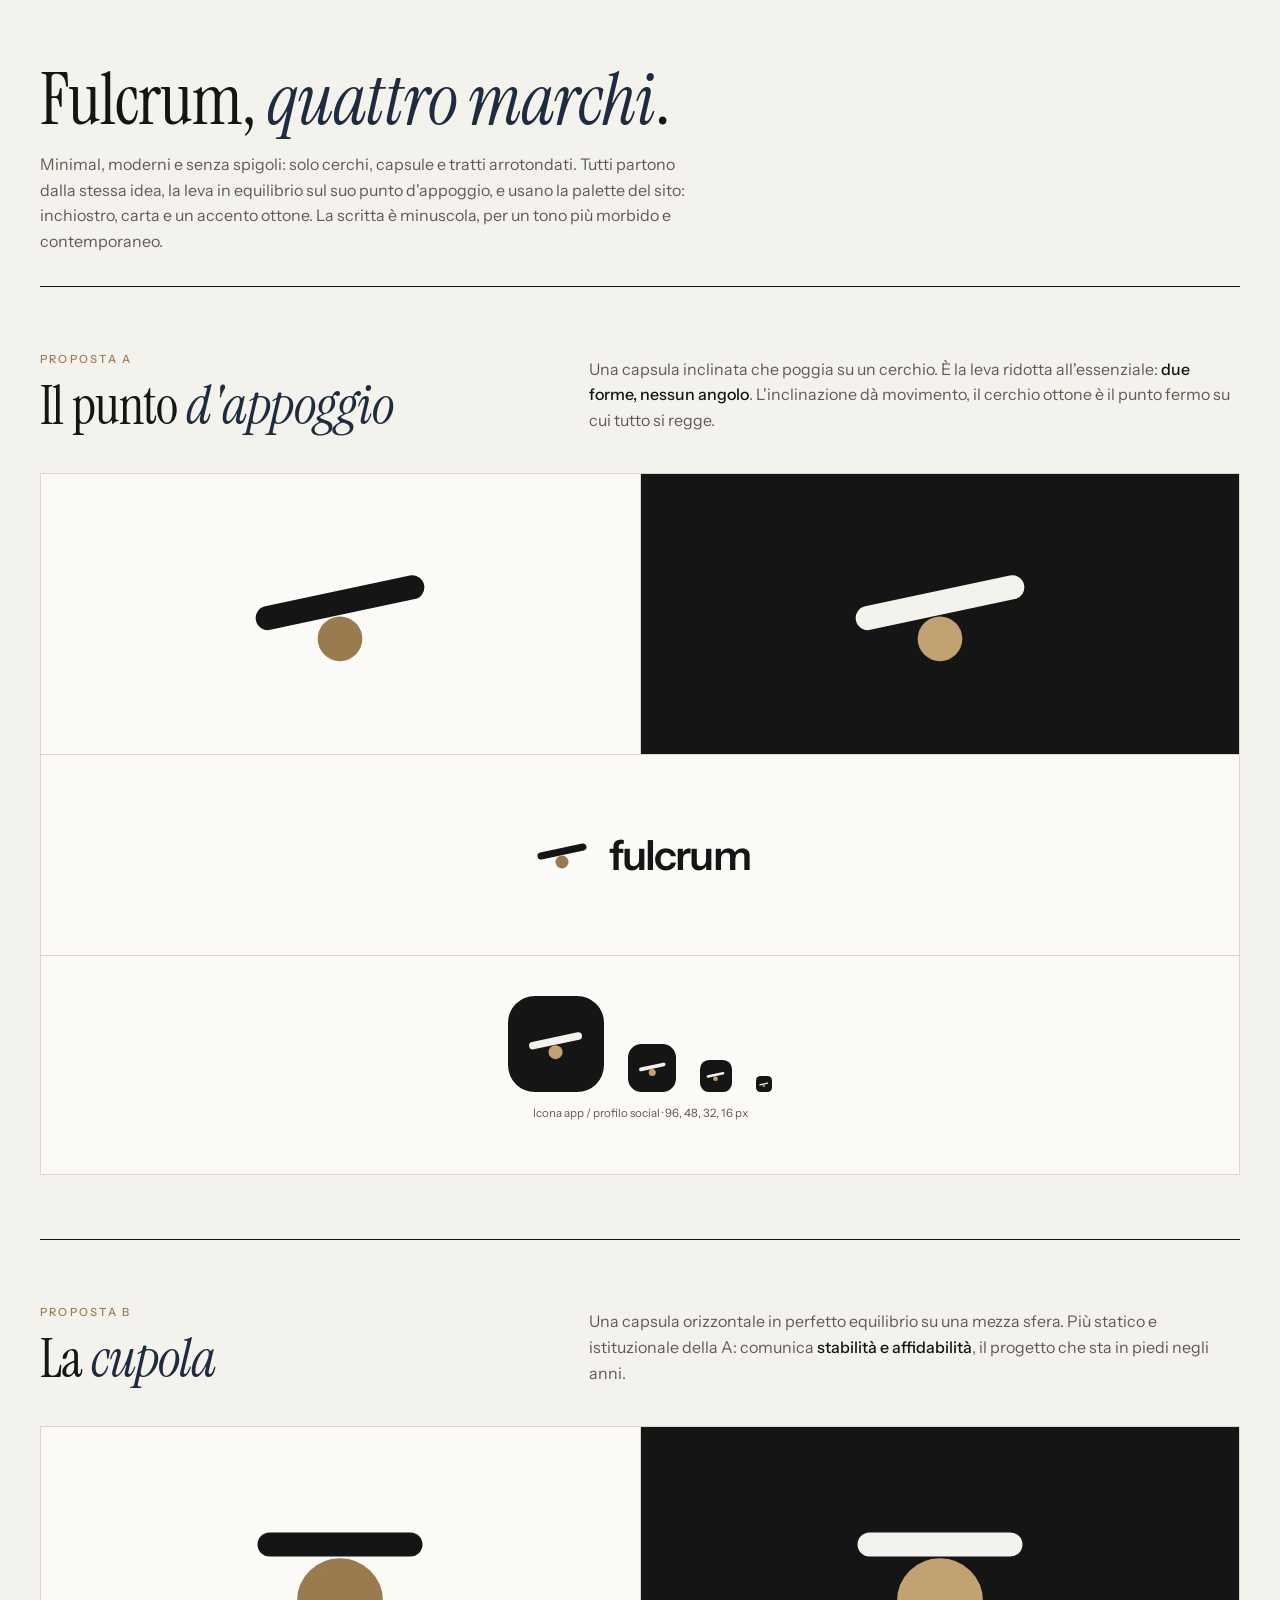
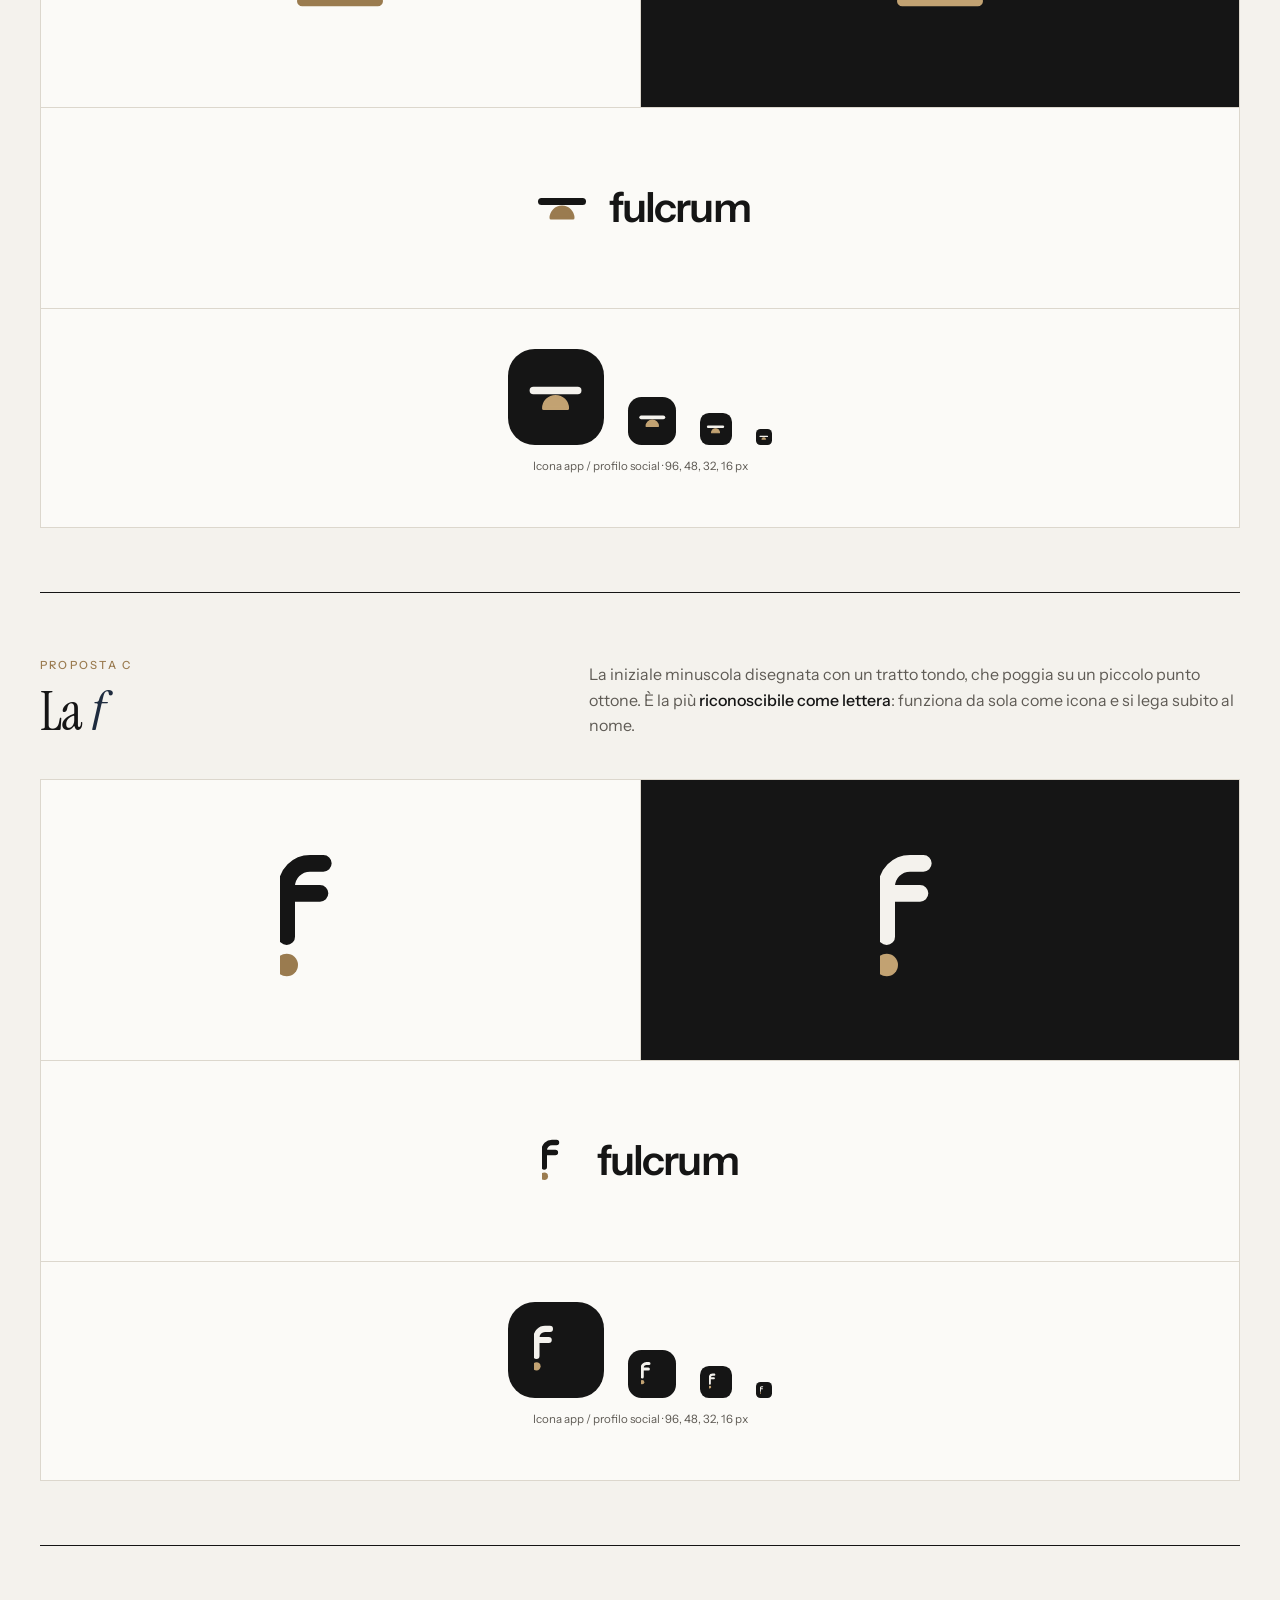
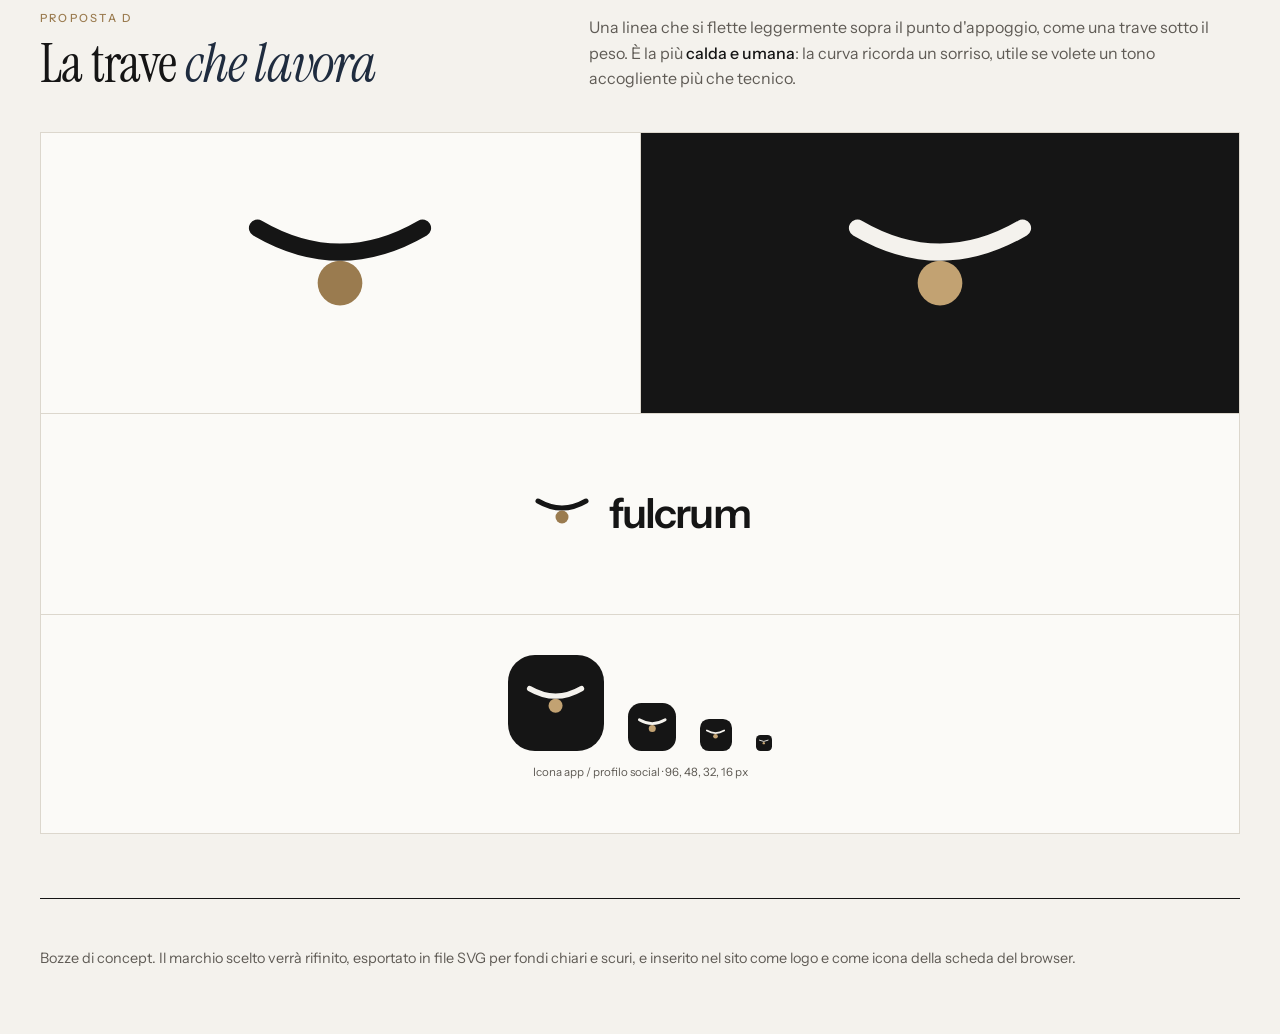
<file: logo/fulcrum-proposte.html>
<!doctype html>
<html lang="it">
<head>
  <meta charset="utf-8">
  <meta name="viewport" content="width=device-width, initial-scale=1">
  <title>Fulcrum · Proposte logo</title>
  <link rel="preconnect" href="https://fonts.googleapis.com">
  <link rel="preconnect" href="https://fonts.gstatic.com" crossorigin>
  <link rel="stylesheet" href="https://fonts.googleapis.com/css2?family=Instrument+Sans:wght@400;500;600&family=Instrument+Serif:ital@0;1&display=swap">
  <style>
    :root { --carta: #f4f2ed; --bianco: #fbfaf7; --ink: #151515; --grafite: #5f5b55; --filo: #dcd7cd; --notte: #1f2c3f; --ottone: #9a7b4f; }
    * { box-sizing: border-box; }
    body { margin: 0; background: var(--carta); color: var(--ink); font: 400 1rem/1.6 "Instrument Sans", system-ui, sans-serif; -webkit-font-smoothing: antialiased; }
    .wrap { width: min(1200px, 100% - 40px); margin-inline: auto; }
    header { padding: 4rem 0 2rem; }
    h1, h2 { margin: 0; font-family: "Instrument Serif", serif; font-weight: 400; letter-spacing: -.015em; line-height: 1; }
    h1 { font-size: clamp(2.6rem, 7vw, 4.5rem); }
    h1 em, h2 em { color: var(--notte); }
    .sotto { max-width: 42em; margin: 1rem 0 0; color: var(--grafite); }
    .proposta { padding: 4rem 0; border-top: 1px solid var(--ink); }
    .testa { display: grid; gap: 1rem 3rem; margin-bottom: 2.5rem; }
    @media (min-width: 860px) { .testa { grid-template-columns: 1fr 1.3fr; align-items: end; } }
    .lettera { display: block; margin-bottom: .6rem; font-size: .7rem; font-weight: 500; letter-spacing: .2em; text-transform: uppercase; color: var(--ottone); }
    h2 { font-size: clamp(2.2rem, 5vw, 3.4rem); }
    .idea { margin: 0; color: var(--grafite); }
    .idea strong { color: var(--ink); font-weight: 500; }
    .tavole { display: grid; gap: 1px; background: var(--filo); border: 1px solid var(--filo); }
    @media (min-width: 760px) { .tavole { grid-template-columns: 1fr 1fr; } }
    .tavola { display: grid; place-items: center; min-height: 280px; padding: 2.5rem; background: var(--bianco); }
    .tavola.scura { background: var(--ink); color: var(--carta); --ottone: #c2a272; }
    .tavola.larga { grid-column: 1 / -1; min-height: 200px; }
    .marchio { width: min(220px, 60%); height: auto; }
    /* wordmark minuscolo: morbido e moderno, nessuno spigolo nel tono */
    .lockup { display: flex; align-items: center; gap: .9rem; }
    .lockup svg { width: 64px; height: auto; flex: none; }
    .lockup b { font: 600 2.6rem/1 "Instrument Sans", sans-serif; letter-spacing: -.045em; }
    .icone { display: flex; align-items: end; gap: 1.5rem; }
    .icona { display: grid; place-items: center; background: var(--ink); color: var(--carta); --ottone: #c2a272; border-radius: 28%; }
    .icona svg { width: 72%; height: auto; }
    .didascalia { margin-top: .75rem; font-size: .72rem; color: var(--grafite); text-align: center; }
    footer { padding: 3rem 0 4rem; border-top: 1px solid var(--ink); color: var(--grafite); font-size: .9rem; }
  </style>
</head>
<body>
  <!-- Quattro marchi, tutti senza spigoli: solo cerchi, capsule e tratti con estremità arrotondate -->
  <svg width="0" height="0" style="position:absolute" aria-hidden="true">
    <!-- A · Il punto d'appoggio: capsula inclinata che poggia su un cerchio -->
    <symbol id="f-a" viewBox="0 0 64 40">
      <rect x="7" y="13" width="50" height="7" rx="3.5" fill="currentColor" transform="rotate(-12 32 16.5)"/>
      <circle cx="32" cy="27" r="6.5" fill="var(--ottone)"/>
    </symbol>
    <!-- B · La cupola: capsula in equilibrio su una mezza sfera -->
    <symbol id="f-b" viewBox="0 0 64 40">
      <rect x="8" y="10" width="48" height="7" rx="3.5" fill="currentColor"/>
      <path d="M21 30a11 11 0 0 1 22 0z" fill="var(--ottone)" stroke="var(--ottone)" stroke-width="3" stroke-linejoin="round"/>
    </symbol>
    <!-- C · La f: lettera a tratto tondo che poggia sul suo punto -->
    <symbol id="f-c" viewBox="14 2 36 42">
      <path d="M30 30V15a7 7 0 0 1 7-7h4M22 17h18" fill="none" stroke="currentColor" stroke-width="5" stroke-linecap="round" stroke-linejoin="round"/>
      <circle cx="30" cy="38.5" r="3.4" fill="var(--ottone)"/>
    </symbol>
    <!-- D · La trave che lavora: linea che si flette sotto il peso -->
    <symbol id="f-d" viewBox="0 3 64 40">
      <path d="M8 13q24 14 48 0" fill="none" stroke="currentColor" stroke-width="5" stroke-linecap="round"/>
      <circle cx="32" cy="29" r="6.5" fill="var(--ottone)"/>
    </symbol>
  </svg>

  <header class="wrap">
    <h1>Fulcrum, <em>quattro marchi</em>.</h1>
    <p class="sotto">Minimal, moderni e senza spigoli: solo cerchi, capsule e tratti arrotondati. Tutti partono dalla stessa idea, la leva in equilibrio sul suo punto d'appoggio, e usano la palette del sito: inchiostro, carta e un accento ottone. La scritta è minuscola, per un tono più morbido e contemporaneo.</p>
  </header>

  <main class="wrap">
    <section class="proposta">
      <div class="testa">
        <div><span class="lettera">Proposta A</span><h2>Il punto <em>d'appoggio</em></h2></div>
        <p class="idea">Una capsula inclinata che poggia su un cerchio. È la leva ridotta all'essenziale: <strong>due forme, nessun angolo</strong>. L'inclinazione dà movimento, il cerchio ottone è il punto fermo su cui tutto si regge.</p>
      </div>
      <div class="tavole">
        <div class="tavola"><svg class="marchio" viewBox="0 0 64 40" role="img" aria-label="Proposta A su chiaro"><use href="#f-a"/></svg></div>
        <div class="tavola scura"><svg class="marchio" viewBox="0 0 64 40" role="img" aria-label="Proposta A su scuro"><use href="#f-a"/></svg></div>
        <div class="tavola larga"><div class="lockup"><svg viewBox="0 0 64 40" aria-hidden="true"><use href="#f-a"/></svg><b>fulcrum</b></div></div>
        <div class="tavola larga"><div>
          <div class="icone">
            <div class="icona" style="width:96px;height:96px"><svg viewBox="0 0 64 40"><use href="#f-a"/></svg></div>
            <div class="icona" style="width:48px;height:48px"><svg viewBox="0 0 64 40"><use href="#f-a"/></svg></div>
            <div class="icona" style="width:32px;height:32px"><svg viewBox="0 0 64 40"><use href="#f-a"/></svg></div>
            <div class="icona" style="width:16px;height:16px"><svg viewBox="0 0 64 40"><use href="#f-a"/></svg></div>
          </div>
          <p class="didascalia">Icona app / profilo social · 96, 48, 32, 16 px</p>
        </div></div>
      </div>
    </section>

    <section class="proposta">
      <div class="testa">
        <div><span class="lettera">Proposta B</span><h2>La <em>cupola</em></h2></div>
        <p class="idea">Una capsula orizzontale in perfetto equilibrio su una mezza sfera. Più statico e istituzionale della A: comunica <strong>stabilità e affidabilità</strong>, il progetto che sta in piedi negli anni.</p>
      </div>
      <div class="tavole">
        <div class="tavola"><svg class="marchio" viewBox="0 0 64 40" role="img" aria-label="Proposta B su chiaro"><use href="#f-b"/></svg></div>
        <div class="tavola scura"><svg class="marchio" viewBox="0 0 64 40" role="img" aria-label="Proposta B su scuro"><use href="#f-b"/></svg></div>
        <div class="tavola larga"><div class="lockup"><svg viewBox="0 0 64 40" aria-hidden="true"><use href="#f-b"/></svg><b>fulcrum</b></div></div>
        <div class="tavola larga"><div>
          <div class="icone">
            <div class="icona" style="width:96px;height:96px"><svg viewBox="0 0 64 40"><use href="#f-b"/></svg></div>
            <div class="icona" style="width:48px;height:48px"><svg viewBox="0 0 64 40"><use href="#f-b"/></svg></div>
            <div class="icona" style="width:32px;height:32px"><svg viewBox="0 0 64 40"><use href="#f-b"/></svg></div>
            <div class="icona" style="width:16px;height:16px"><svg viewBox="0 0 64 40"><use href="#f-b"/></svg></div>
          </div>
          <p class="didascalia">Icona app / profilo social · 96, 48, 32, 16 px</p>
        </div></div>
      </div>
    </section>

    <section class="proposta">
      <div class="testa">
        <div><span class="lettera">Proposta C</span><h2>La <em>f</em></h2></div>
        <p class="idea">La iniziale minuscola disegnata con un tratto tondo, che poggia su un piccolo punto ottone. È la più <strong>riconoscibile come lettera</strong>: funziona da sola come icona e si lega subito al nome.</p>
      </div>
      <div class="tavole">
        <div class="tavola"><svg class="marchio" viewBox="14 2 36 42" role="img" aria-label="Proposta C su chiaro" style="width:min(120px,40%)"><use href="#f-c"/></svg></div>
        <div class="tavola scura"><svg class="marchio" viewBox="14 2 36 42" role="img" aria-label="Proposta C su scuro" style="width:min(120px,40%)"><use href="#f-c"/></svg></div>
        <div class="tavola larga"><div class="lockup"><svg viewBox="14 2 36 42" aria-hidden="true" style="width:40px"><use href="#f-c"/></svg><b>fulcrum</b></div></div>
        <div class="tavola larga"><div>
          <div class="icone">
            <div class="icona" style="width:96px;height:96px"><svg viewBox="14 2 36 42" style="width:46%"><use href="#f-c"/></svg></div>
            <div class="icona" style="width:48px;height:48px"><svg viewBox="14 2 36 42" style="width:46%"><use href="#f-c"/></svg></div>
            <div class="icona" style="width:32px;height:32px"><svg viewBox="14 2 36 42" style="width:46%"><use href="#f-c"/></svg></div>
            <div class="icona" style="width:16px;height:16px"><svg viewBox="14 2 36 42" style="width:46%"><use href="#f-c"/></svg></div>
          </div>
          <p class="didascalia">Icona app / profilo social · 96, 48, 32, 16 px</p>
        </div></div>
      </div>
    </section>

    <section class="proposta">
      <div class="testa">
        <div><span class="lettera">Proposta D</span><h2>La trave <em>che lavora</em></h2></div>
        <p class="idea">Una linea che si flette leggermente sopra il punto d'appoggio, come una trave sotto il peso. È la più <strong>calda e umana</strong>: la curva ricorda un sorriso, utile se volete un tono accogliente più che tecnico.</p>
      </div>
      <div class="tavole">
        <div class="tavola"><svg class="marchio" viewBox="0 3 64 40" role="img" aria-label="Proposta D su chiaro"><use href="#f-d"/></svg></div>
        <div class="tavola scura"><svg class="marchio" viewBox="0 3 64 40" role="img" aria-label="Proposta D su scuro"><use href="#f-d"/></svg></div>
        <div class="tavola larga"><div class="lockup"><svg viewBox="0 3 64 40" aria-hidden="true"><use href="#f-d"/></svg><b>fulcrum</b></div></div>
        <div class="tavola larga"><div>
          <div class="icone">
            <div class="icona" style="width:96px;height:96px"><svg viewBox="0 3 64 40"><use href="#f-d"/></svg></div>
            <div class="icona" style="width:48px;height:48px"><svg viewBox="0 3 64 40"><use href="#f-d"/></svg></div>
            <div class="icona" style="width:32px;height:32px"><svg viewBox="0 3 64 40"><use href="#f-d"/></svg></div>
            <div class="icona" style="width:16px;height:16px"><svg viewBox="0 3 64 40"><use href="#f-d"/></svg></div>
          </div>
          <p class="didascalia">Icona app / profilo social · 96, 48, 32, 16 px</p>
        </div></div>
      </div>
    </section>
  </main>

  <footer class="wrap">Bozze di concept. Il marchio scelto verrà rifinito, esportato in file SVG per fondi chiari e scuri, e inserito nel sito come logo e come icona della scheda del browser.</footer>
</body>
</html>
</file>
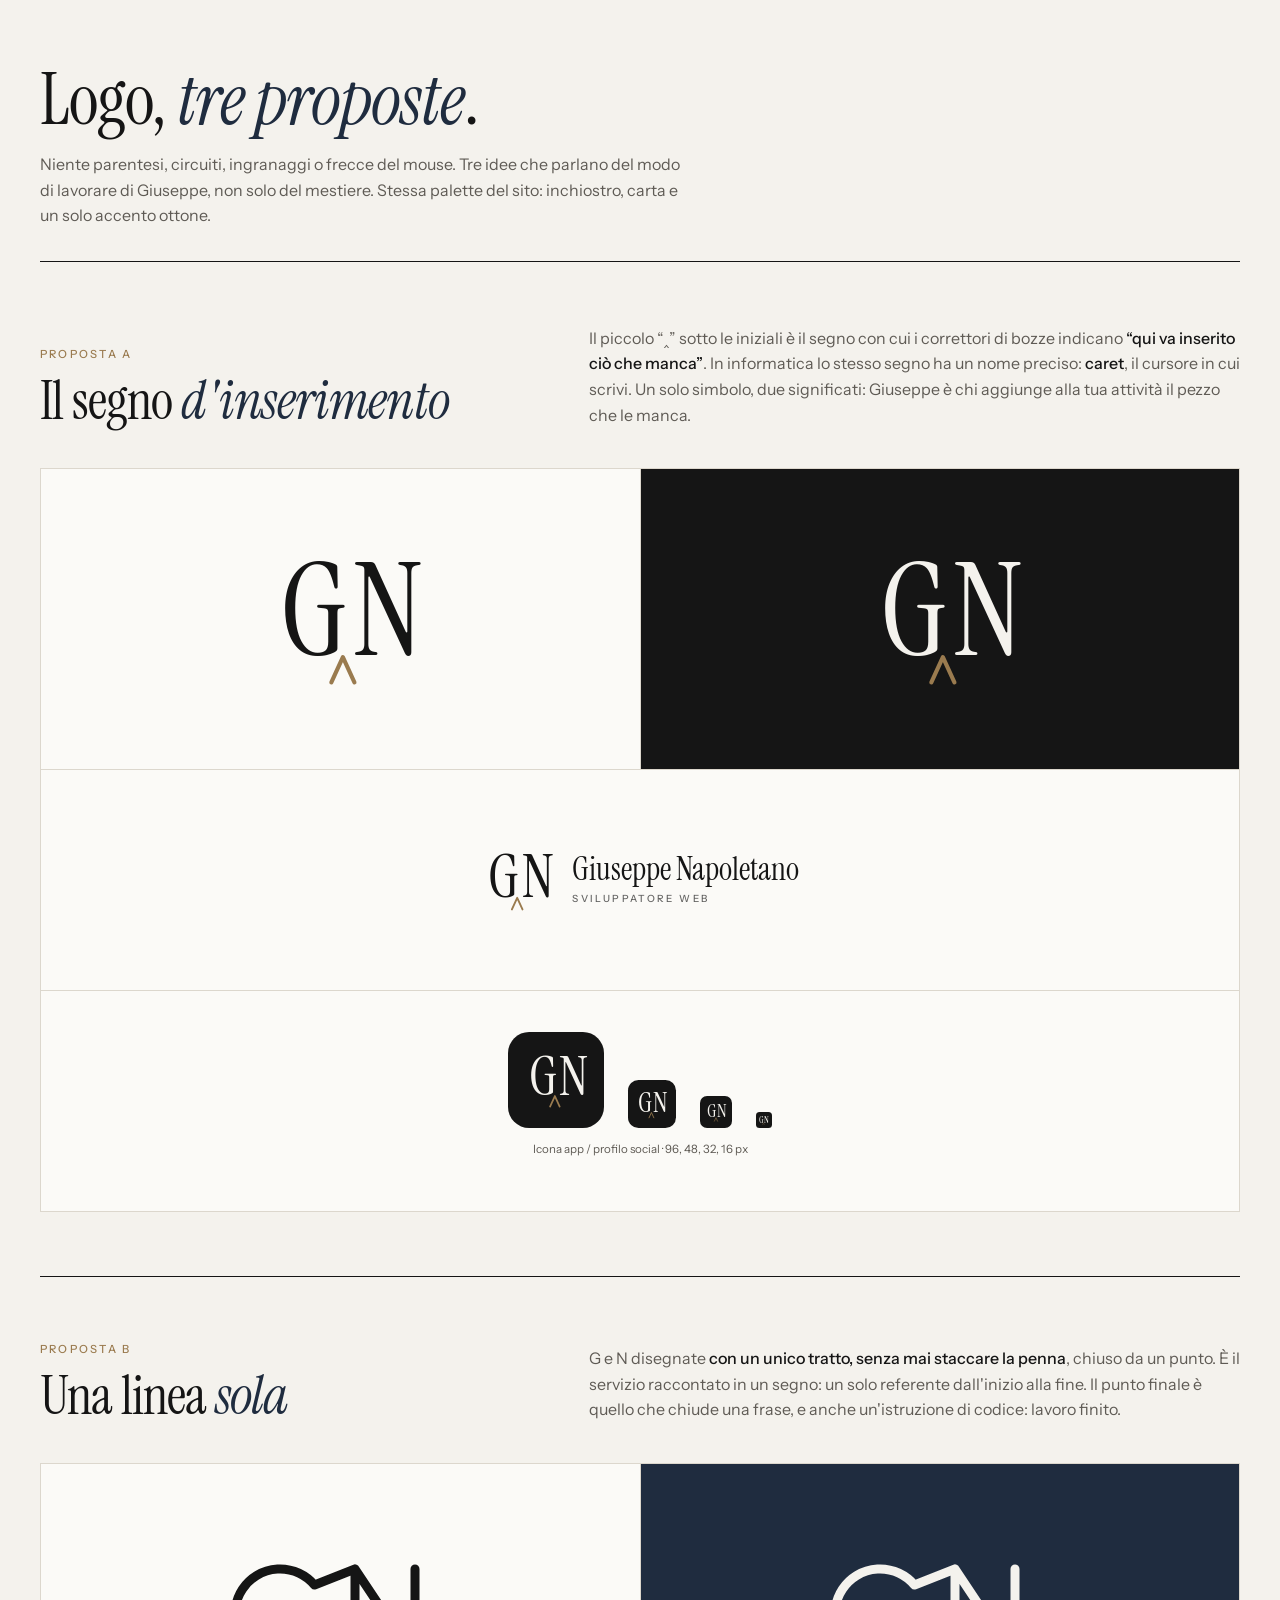
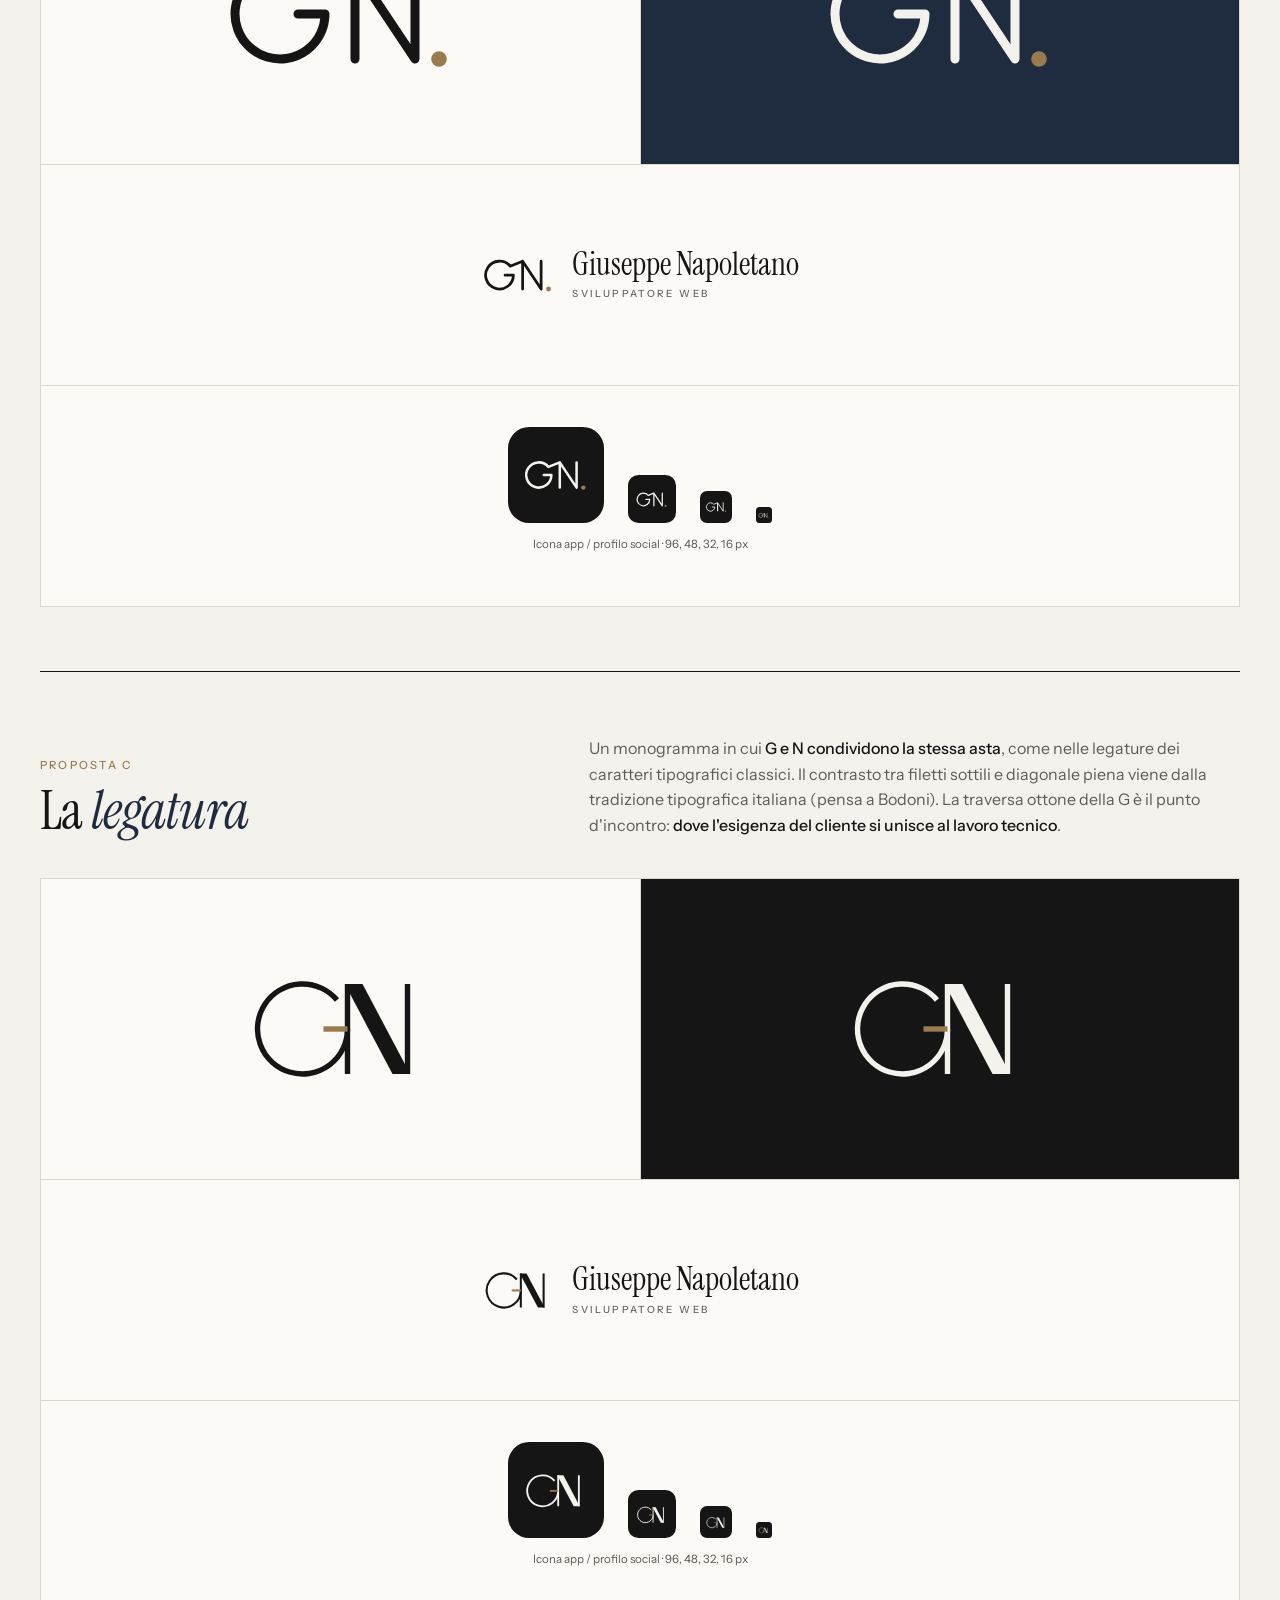
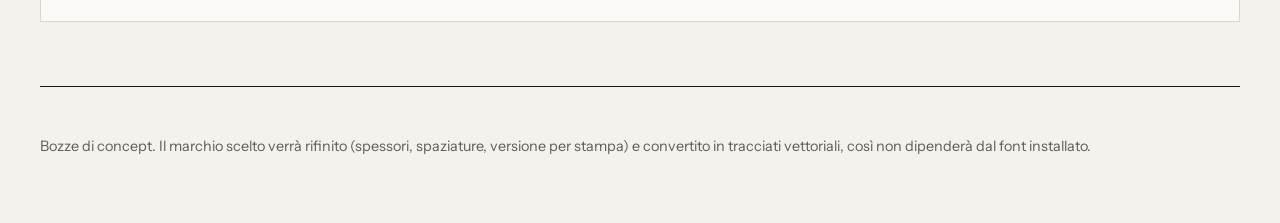
<file: logo/proposte.html>
<!doctype html>
<html lang="it">
<head>
  <meta charset="utf-8">
  <meta name="viewport" content="width=device-width, initial-scale=1">
  <title>Logo · Tre proposte</title>
  <link rel="preconnect" href="https://fonts.googleapis.com">
  <link rel="preconnect" href="https://fonts.gstatic.com" crossorigin>
  <link rel="stylesheet" href="https://fonts.googleapis.com/css2?family=Instrument+Sans:wght@400;500;600&family=Instrument+Serif:ital@0;1&display=swap">
  <style>
    :root { --carta: #f4f2ed; --bianco: #fbfaf7; --ink: #151515; --grafite: #5f5b55; --filo: #dcd7cd; --notte: #1f2c3f; --ottone: #9a7b4f; --oro: #c2a272; }
    * { box-sizing: border-box; }
    body { margin: 0; background: var(--carta); color: var(--ink); font: 400 1rem/1.6 "Instrument Sans", system-ui, sans-serif; -webkit-font-smoothing: antialiased; }
    .wrap { width: min(1200px, 100% - 40px); margin-inline: auto; }
    header { padding: 4rem 0 2rem; }
    h1, h2 { margin: 0; font-family: "Instrument Serif", serif; font-weight: 400; letter-spacing: -.015em; line-height: 1; }
    h1 { font-size: clamp(2.6rem, 7vw, 4.5rem); }
    h1 em, h2 em { color: var(--notte); }
    .sotto { max-width: 40em; margin: 1rem 0 0; color: var(--grafite); }
    .proposta { padding: 4rem 0; border-top: 1px solid var(--ink); }
    .testa { display: grid; gap: 1rem 3rem; margin-bottom: 2.5rem; }
    @media (min-width: 860px) { .testa { grid-template-columns: 1fr 1.3fr; align-items: end; } }
    .lettera { display: block; margin-bottom: .6rem; font-size: .7rem; font-weight: 500; letter-spacing: .2em; text-transform: uppercase; color: var(--ottone); }
    h2 { font-size: clamp(2.2rem, 5vw, 3.4rem); }
    .idea { margin: 0; color: var(--grafite); }
    .idea strong { color: var(--ink); font-weight: 500; }
    .tavole { display: grid; gap: 1px; background: var(--filo); border: 1px solid var(--filo); }
    @media (min-width: 760px) { .tavole { grid-template-columns: 1fr 1fr; } }
    .tavola { display: grid; place-items: center; min-height: 300px; padding: 2.5rem; background: var(--bianco); }
    .tavola.scura { background: var(--ink); color: var(--carta); }
    .tavola.notte { background: var(--notte); color: var(--carta); }
    .tavola.larga { grid-column: 1 / -1; min-height: 220px; }
    .marchio { width: min(260px, 70%); height: auto; }
    .lockup { display: flex; align-items: center; gap: 1.1rem; }
    .lockup svg { width: 74px; height: auto; flex: none; }
    .lockup b { display: block; font: 400 2rem/1 "Instrument Serif", serif; }
    .lockup small { display: block; margin-top: .4rem; font-size: .62rem; font-weight: 500; letter-spacing: .24em; text-transform: uppercase; opacity: .65; }
    .icone { display: flex; align-items: end; gap: 1.5rem; }
    .icona { display: grid; place-items: center; background: var(--ink); color: var(--carta); border-radius: 22%; }
    .icona svg { width: 70%; height: auto; }
    .didascalia { margin-top: .75rem; font-size: .72rem; color: var(--grafite); text-align: center; }
    footer { padding: 3rem 0 4rem; border-top: 1px solid var(--ink); color: var(--grafite); font-size: .9rem; }
  </style>
</head>
<body>
  <!-- I tre marchi. Colori: currentColor = inchiostro (cambia con lo sfondo), ottone = accento -->
  <svg width="0" height="0" style="position:absolute" aria-hidden="true">
    <!-- A · Il segno d'inserimento -->
    <symbol id="logo-a" viewBox="4 0 140 130">
      <text x="22" y="96" font-family="Instrument Serif, serif" font-size="112" fill="currentColor">G</text>
      <text x="85" y="96" font-family="Instrument Serif, serif" font-size="112" fill="currentColor">N</text>
      <path d="M66.5 120 L76.5 98 L86.5 120" fill="none" stroke="var(--ottone)" stroke-width="3.6" stroke-linecap="round" stroke-linejoin="round"/>
    </symbol>
    <!-- B · Una linea sola -->
    <symbol id="logo-b" viewBox="0 0 160 100">
      <!-- parte dalla traversa della G, gira in senso orario, sale con una legatura alla N; la risalita sull'asta sinistra si sovrappone e non si vede -->
      <path d="M52 50 H70 A30 30 0 1 1 63 30.7 L90 20 V80 V20 L130 80 V20" fill="none" stroke="currentColor" stroke-width="6" stroke-linecap="round" stroke-linejoin="round"/>
      <circle cx="146" cy="80" r="5.2" fill="var(--ottone)"/>
    </symbol>
    <!-- C · La legatura -->
    <symbol id="logo-c" viewBox="0 0 130 100">
      <path d="M63 30.7 A30 30 0 1 0 70 50" fill="none" stroke="currentColor" stroke-width="3.6" stroke-linecap="butt"/>
      <path d="M70 20 V80 M110 20 V80" fill="none" stroke="currentColor" stroke-width="3.6"/>
      <path d="M68.2 20 H80 L111.8 80 H100 Z" fill="currentColor"/>
      <path d="M54 50 H70" stroke="var(--ottone)" stroke-width="3.6"/>
    </symbol>
  </svg>

  <header class="wrap">
    <h1>Logo, <em>tre proposte</em>.</h1>
    <p class="sotto">Niente parentesi, circuiti, ingranaggi o frecce del mouse. Tre idee che parlano del modo di lavorare di Giuseppe, non solo del mestiere. Stessa palette del sito: inchiostro, carta e un solo accento ottone.</p>
  </header>

  <main class="wrap">
    <section class="proposta">
      <div class="testa">
        <div><span class="lettera">Proposta A</span><h2>Il segno <em>d'inserimento</em></h2></div>
        <p class="idea">Il piccolo “‸” sotto le iniziali è il segno con cui i correttori di bozze indicano <strong>“qui va inserito ciò che manca”</strong>. In informatica lo stesso segno ha un nome preciso: <strong>caret</strong>, il cursore in cui scrivi. Un solo simbolo, due significati: Giuseppe è chi aggiunge alla tua attività il pezzo che le manca.</p>
      </div>
      <div class="tavole">
        <div class="tavola"><svg class="marchio" role="img" aria-label="Proposta A su chiaro"><use href="#logo-a"/></svg></div>
        <div class="tavola scura"><svg class="marchio" role="img" aria-label="Proposta A su scuro"><use href="#logo-a"/></svg></div>
        <div class="tavola larga"><div class="lockup"><svg viewBox="4 0 140 130" aria-hidden="true"><use href="#logo-a"/></svg><span><b>Giuseppe Napoletano</b><small>Sviluppatore web</small></span></div></div>
        <div class="tavola larga"><div>
          <div class="icone">
            <div class="icona" style="width:96px;height:96px"><svg viewBox="4 0 140 130"><use href="#logo-a"/></svg></div>
            <div class="icona" style="width:48px;height:48px"><svg viewBox="4 0 140 130"><use href="#logo-a"/></svg></div>
            <div class="icona" style="width:32px;height:32px"><svg viewBox="4 0 140 130"><use href="#logo-a"/></svg></div>
            <div class="icona" style="width:16px;height:16px"><svg viewBox="4 0 140 130"><use href="#logo-a"/></svg></div>
          </div>
          <p class="didascalia">Icona app / profilo social · 96, 48, 32, 16 px</p>
        </div></div>
      </div>
    </section>

    <section class="proposta">
      <div class="testa">
        <div><span class="lettera">Proposta B</span><h2>Una linea <em>sola</em></h2></div>
        <p class="idea">G e N disegnate <strong>con un unico tratto, senza mai staccare la penna</strong>, chiuso da un punto. È il servizio raccontato in un segno: un solo referente dall'inizio alla fine. Il punto finale è quello che chiude una frase, e anche un'istruzione di codice: lavoro finito.</p>
      </div>
      <div class="tavole">
        <div class="tavola"><svg class="marchio" role="img" aria-label="Proposta B su chiaro"><use href="#logo-b"/></svg></div>
        <div class="tavola notte"><svg class="marchio" role="img" aria-label="Proposta B su blu notte"><use href="#logo-b"/></svg></div>
        <div class="tavola larga"><div class="lockup"><svg viewBox="0 0 160 100" aria-hidden="true"><use href="#logo-b"/></svg><span><b>Giuseppe Napoletano</b><small>Sviluppatore web</small></span></div></div>
        <div class="tavola larga"><div>
          <div class="icone">
            <div class="icona" style="width:96px;height:96px"><svg viewBox="0 0 160 100"><use href="#logo-b"/></svg></div>
            <div class="icona" style="width:48px;height:48px"><svg viewBox="0 0 160 100"><use href="#logo-b"/></svg></div>
            <div class="icona" style="width:32px;height:32px"><svg viewBox="0 0 160 100"><use href="#logo-b"/></svg></div>
            <div class="icona" style="width:16px;height:16px"><svg viewBox="0 0 160 100"><use href="#logo-b"/></svg></div>
          </div>
          <p class="didascalia">Icona app / profilo social · 96, 48, 32, 16 px</p>
        </div></div>
      </div>
    </section>

    <section class="proposta">
      <div class="testa">
        <div><span class="lettera">Proposta C</span><h2>La <em>legatura</em></h2></div>
        <p class="idea">Un monogramma in cui <strong>G e N condividono la stessa asta</strong>, come nelle legature dei caratteri tipografici classici. Il contrasto tra filetti sottili e diagonale piena viene dalla tradizione tipografica italiana (pensa a Bodoni). La traversa ottone della G è il punto d'incontro: <strong>dove l'esigenza del cliente si unisce al lavoro tecnico</strong>.</p>
      </div>
      <div class="tavole">
        <div class="tavola"><svg class="marchio" role="img" aria-label="Proposta C su chiaro"><use href="#logo-c"/></svg></div>
        <div class="tavola scura"><svg class="marchio" role="img" aria-label="Proposta C su scuro"><use href="#logo-c"/></svg></div>
        <div class="tavola larga"><div class="lockup"><svg viewBox="0 0 130 100" aria-hidden="true"><use href="#logo-c"/></svg><span><b>Giuseppe Napoletano</b><small>Sviluppatore web</small></span></div></div>
        <div class="tavola larga"><div>
          <div class="icone">
            <div class="icona" style="width:96px;height:96px"><svg viewBox="0 0 130 100"><use href="#logo-c"/></svg></div>
            <div class="icona" style="width:48px;height:48px"><svg viewBox="0 0 130 100"><use href="#logo-c"/></svg></div>
            <div class="icona" style="width:32px;height:32px"><svg viewBox="0 0 130 100"><use href="#logo-c"/></svg></div>
            <div class="icona" style="width:16px;height:16px"><svg viewBox="0 0 130 100"><use href="#logo-c"/></svg></div>
          </div>
          <p class="didascalia">Icona app / profilo social · 96, 48, 32, 16 px</p>
        </div></div>
      </div>
    </section>
  </main>

  <footer class="wrap">Bozze di concept. Il marchio scelto verrà rifinito (spessori, spaziature, versione per stampa) e convertito in tracciati vettoriali, così non dipenderà dal font installato.</footer>
</body>
</html>
</file>
<file: style.css>
/* Versione 2: carta, inchiostro, blu notte e un filo d'ottone */
:root {
  --carta: #f4f2ed;
  --bianco: #fbfaf7;
  --ink: #151515;
  --grafite: #5f5b55;
  --filo: #dcd7cd;
  --notte: #1f2c3f;
  --ottone: #9a7b4f;
  --wa: #25d366;
  --serif: "Instrument Serif", "Times New Roman", serif;
  --sans: "Instrument Sans", system-ui, -apple-system, "Segoe UI", Roboto, sans-serif;
  --ease: cubic-bezier(.2, .7, .2, 1);
}

*, *::before, *::after { box-sizing: border-box; }
html { scroll-behavior: smooth; scroll-padding-top: 64px; }
body {
  margin: 0;
  font: 400 1.0625rem/1.65 var(--sans);
  color: var(--ink);
  background: var(--carta);
  /* spazio per la barra fissa da telefono */
  padding-bottom: calc(88px + env(safe-area-inset-bottom));
  -webkit-font-smoothing: antialiased;
  text-rendering: optimizeLegibility;
}
::selection { background: var(--notte); color: #fff; }
img { max-width: 100%; height: auto; display: block; }
a { color: inherit; }
h1, h2, h3 { margin: 0; font-weight: 400; }
h1, h2 { font-family: var(--serif); line-height: .98; letter-spacing: -.015em; }
h2 { font-size: clamp(2.5rem, 7vw, 4.5rem); margin-bottom: 1.5rem; }
h2 em, h1 em { color: var(--notte); }
h3 { font-size: 1.05rem; font-weight: 600; letter-spacing: -.005em; }
p { margin: 0 0 1em; }

.wrap { width: min(1200px, 100% - 40px); margin-inline: auto; }
.sr { position: absolute; width: 1px; height: 1px; overflow: hidden; clip: rect(0 0 0 0); white-space: nowrap; }
.skip { position: absolute; left: -999px; }
.skip:focus { left: 16px; top: 16px; z-index: 100; padding: 8px 12px; background: var(--bianco); }
:focus-visible { outline: 2px solid var(--notte); outline-offset: 4px; }
.ico { width: 1.15em; height: 1.15em; fill: none; stroke: currentColor; stroke-width: 1.75; stroke-linecap: round; stroke-linejoin: round; flex: none; }
.muted { color: var(--grafite); font-size: .9em; }

.kicker, .etichetta { margin: 0 0 1.75rem; font-size: .72rem; font-weight: 500; letter-spacing: .2em; text-transform: uppercase; color: var(--grafite); }
.etichetta::before { content: ""; display: inline-block; width: 28px; height: 1px; margin-right: .8rem; vertical-align: middle; background: currentColor; }

/* Pulsanti e link */
.btn {
  display: inline-flex; align-items: center; justify-content: center; gap: .6em;
  min-height: 52px; padding: 0 1.7em;
  border: 1px solid var(--notte); border-radius: 2px; background: var(--notte); color: var(--bianco);
  font: 500 .95rem/1.2 var(--sans); letter-spacing: .02em; text-align: center; text-decoration: none;
  cursor: pointer; transition: background-color .35s var(--ease), color .35s var(--ease), border-color .35s var(--ease);
}
.btn:hover { background: var(--ink); border-color: var(--ink); }
.btn-vuoto { background: transparent; color: var(--ink); border-color: var(--ink); }
.btn-vuoto:hover { background: var(--ink); color: var(--bianco); }
.btn-wa .ico { color: #1faa52; }
.link { padding-bottom: 3px; font-weight: 500; text-decoration: none; background: linear-gradient(currentColor, currentColor) 0 100% / 100% 1px no-repeat; transition: background-size .4s var(--ease); }
.link:hover { background-size: 0 1px; background-position: 100% 100%; }

/* Testata */
.testata { position: sticky; top: 0; z-index: 50; background: rgba(244, 242, 237, .86); backdrop-filter: saturate(1.4) blur(14px); -webkit-backdrop-filter: saturate(1.4) blur(14px); }
.testata-in { display: flex; align-items: center; justify-content: space-between; height: 64px; }
.firma { display: flex; align-items: center; gap: .75rem; font-family: var(--serif); font-size: 1.45rem; line-height: 1; text-decoration: none; }
.firma-marchio { width: 48px; height: 32px; flex: none; }
.firma small { display: block; margin-top: .3rem; font: 500 .6rem/1 var(--sans); letter-spacing: .24em; text-transform: uppercase; color: var(--grafite); }
.menu-btn { position: relative; width: 44px; height: 44px; margin-right: -10px; border: 0; background: none; cursor: pointer; }
.menu-btn::before, .menu-btn::after { content: ""; position: absolute; left: 11px; right: 11px; height: 1.5px; background: var(--ink); transition: transform .35s var(--ease); }
.menu-btn::before { top: 18px; }
.menu-btn::after { top: 25px; }
.menu-btn[aria-expanded="true"]::before { transform: translateY(3.5px) rotate(45deg); }
.menu-btn[aria-expanded="true"]::after { transform: translateY(-3.5px) rotate(-45deg); }
/* la testata ha backdrop-filter, quindi il menu si posiziona rispetto a lei, non alla finestra */
.nav { position: absolute; top: 100%; left: 0; right: 0; height: calc(100dvh - 64px); display: flex; flex-direction: column; padding: 1.5rem 20px; background: var(--carta); visibility: hidden; opacity: 0; transition: opacity .35s var(--ease), visibility .35s; }
.nav.open { visibility: visible; opacity: 1; }
.nav a { padding: .55rem 0; border-bottom: 1px solid var(--filo); font: 400 2.6rem/1.2 var(--serif); text-decoration: none; }
@media (min-width: 820px) {
  body { padding-bottom: 0; }
  .menu-btn { display: none; }
  .nav { position: static; height: auto; flex-direction: row; gap: 2.5rem; padding: 0; background: none; visibility: visible; opacity: 1; }
  .nav a { padding: 0; border: 0; font: 500 .9rem/1 var(--sans); color: var(--grafite); transition: color .3s; }
  .nav a:hover { color: var(--ink); }
}

/* Segnaposto: si riconoscono a colpo d'occhio, ma restano in tono */
.ph {
  position: relative; display: grid; place-items: center; padding: 2rem 1.5rem; text-align: center;
  background:
    linear-gradient(to top right, transparent calc(50% - .5px), #cfc9bd 50%, transparent calc(50% + .5px)),
    linear-gradient(to top left, transparent calc(50% - .5px), #cfc9bd 50%, transparent calc(50% + .5px)),
    #e8e4dc;
  color: var(--grafite); font-size: .72rem; font-weight: 500; letter-spacing: .16em; text-transform: uppercase;
}
.ph span { padding: .75rem 1rem; background: #e8e4dc; }
.ph small { display: block; margin-top: .35rem; font-size: .8rem; letter-spacing: 0; text-transform: none; }
.ph::before { content: "Segnaposto"; position: absolute; top: 12px; left: 12px; padding: .2rem .5rem; border: 1px solid currentColor; font-size: .6rem; letter-spacing: .18em; }
.ph-text { padding: .8rem 1rem; border-left: 2px solid var(--ottone); background: #efe8da; color: var(--ink); font-size: .95rem; }

/* Hero */
.hero { padding: 3rem 0 0; }
.hero-grid { display: grid; gap: 3.5rem; }
.hero h1 { margin-bottom: 2rem; font-size: clamp(3.2rem, 13vw, 6.4rem); }
.hero h1 em { display: block; }
.lead { max-width: 30em; font-size: 1.18rem; line-height: 1.55; color: var(--grafite); }
.lead strong { font-weight: 500; color: var(--ink); }
.azioni { display: flex; flex-wrap: wrap; align-items: center; gap: 1.25rem 2rem; margin-top: 2.25rem; }
.hero-foto { position: relative; margin: 0; }
.ph-ritratto { aspect-ratio: 4 / 5; }
.didascalia { margin-top: .9rem; font-size: .8rem; color: var(--grafite); }
.fatti { display: grid; grid-template-columns: repeat(3, 1fr); gap: 1rem; margin: 4.5rem 0 0; padding-top: 1.75rem; border-top: 1px solid var(--ink); }
.fatti dt { font: 400 clamp(1.7rem, 5vw, 3rem)/1 var(--serif); letter-spacing: -.01em; }
.fatti dd { margin: .5rem 0 0; font-size: .85rem; line-height: 1.4; color: var(--grafite); }
@media (min-width: 900px) {
  .hero { padding-top: 5.5rem; }
  .hero-grid { grid-template-columns: 7fr 5fr; gap: 5rem; align-items: end; }
  .hero-testo { padding-bottom: 1rem; }
}

/* Sezioni */
.sezione { padding: 5.5rem 0; }
.sezione-bianca { background: var(--bianco); }
.due-col { display: grid; }
.testo { max-width: 34em; color: var(--grafite); }
@media (min-width: 900px) {
  .sezione { padding: 8.5rem 0; }
  .due-col { grid-template-columns: 200px 1fr; gap: 3rem; }
  .due-col > .etichetta { padding-top: 1rem; }
}

/* Chi siamo */
.citazione { max-width: 19em; margin-bottom: 3rem; font: 400 clamp(2rem, 5vw, 3.4rem)/1.1 var(--serif); letter-spacing: -.01em; }
.chi-corpo { display: grid; gap: 2.5rem; }
.ph-dettaglio { aspect-ratio: 4 / 5; max-width: 420px; }
@media (min-width: 760px) { .chi-corpo { grid-template-columns: 1.2fr 1fr; gap: 4rem; align-items: start; } }

.metodo { display: grid; margin: 3rem 0 0; padding: 0; list-style: none; counter-reset: passo; }
.metodo li { counter-increment: passo; display: grid; grid-template-columns: 2.75rem 1fr; padding: 1.5rem 0; border-top: 1px solid var(--filo); }
.metodo li::before { content: counter(passo) "."; grid-row: span 2; font: italic 400 1.6rem/1 var(--serif); color: var(--ottone); }
.metodo p { margin: .35rem 0 0; color: var(--grafite); }
@media (min-width: 640px) {
  .metodo { grid-template-columns: repeat(2, 1fr); gap: 0 2.5rem; }
  .metodo li { display: block; padding: 1.5rem 0 1rem; border-top-color: var(--ink); }
  .metodo li::before { display: block; margin-bottom: 1.5rem; }
}
@media (min-width: 1100px) { .metodo { grid-template-columns: repeat(4, 1fr); } }

/* Servizi: unica sezione scura, griglia a filo sottile (le linee sono il gap che lascia vedere lo sfondo) */
.servizi { --chiaro: #b9b4ab; --linea: #2e2e2e; --oro: #c2a272; background: var(--ink); color: var(--carta); }
.servizi :focus-visible { outline-color: var(--carta); }
.servizi .etichetta { color: #a8a39a; }
.servizi h2 em { color: #9fb0c9; }
.servizi .testo { color: var(--chiaro); }
.servizi-testa { max-width: 40em; margin-bottom: 3rem; }
.servizi-griglia { display: grid; gap: 1px; background: var(--linea); border: 1px solid var(--linea); }
@media (min-width: 680px) { .servizi-griglia { grid-template-columns: repeat(2, 1fr); } }
@media (min-width: 1050px) { .servizi-griglia { grid-template-columns: repeat(3, 1fr); } }
/* Da telefono ogni servizio è una riga che si apre al tocco; da desktop le schede restano aperte (vedi main.js) */
.servizio { padding: 1.4rem 1.25rem; background: var(--ink); transition: background-color .4s var(--ease); }
.servizio:hover { background: #1d1d1d; }
.servizio summary { display: grid; grid-template-columns: 26px 1fr 14px; column-gap: 1rem; list-style: none; cursor: pointer; }
.servizio summary::-webkit-details-marker { display: none; }
.servizio summary > h3, .servizio summary > p { grid-column: 2; }
.servizio-ico { grid-column: 1; grid-row: 1 / span 2; width: 26px; height: 26px; margin-top: .25rem; fill: none; stroke: var(--oro); stroke-width: 1.4; stroke-linecap: round; stroke-linejoin: round; }
.servizio h3 { margin: 0 0 .3rem; font: 400 1.65rem/1.15 var(--serif); letter-spacing: -.01em; }
.servizio summary p { margin: 0; font-size: .95rem; line-height: 1.5; color: var(--chiaro); }
.piu { grid-column: 3; grid-row: 1; position: relative; height: 14px; margin-top: .6rem; }
.piu::before, .piu::after { content: ""; position: absolute; left: 0; right: 0; top: 50%; height: 1px; background: var(--oro); transition: transform .35s var(--ease); }
.piu::after { transform: rotate(90deg); }
.servizio[open] .piu::after { transform: rotate(0); }
.servizio > :not(summary) { margin-left: calc(26px + 1rem); }
.incluso { display: grid; gap: .5rem; margin: 1.25rem 0 1.5rem; padding: 0; list-style: none; font-size: .95rem; }
.incluso li { position: relative; padding-left: 1.4rem; }
.incluso li::before { content: ""; position: absolute; left: 0; top: .8em; width: .65rem; height: 1px; background: var(--oro); }
.ideale { margin: 0 0 1.25rem; padding-top: 1.25rem; border-top: 1px solid var(--linea); font-size: .9rem; color: var(--chiaro); }
.ideale span { display: block; margin-bottom: .2rem; font-size: .66rem; letter-spacing: .18em; text-transform: uppercase; color: #7d786f; }
.servizio-cta { display: inline-block; padding-bottom: 2px; border-bottom: 1px solid var(--oro); font-weight: 500; text-decoration: none; }
@media (min-width: 680px) {
  .servizio { padding: 2.5rem 2.25rem; }
  .servizio summary { display: block; cursor: default; }
  .servizio-ico { width: 30px; height: 30px; margin: 0; }
  .servizio h3 { margin: 1.5rem 0 .6rem; font-size: 2rem; }
  .servizio summary p { font-size: inherit; line-height: inherit; }
  .piu { display: none; }
  .servizio > :not(summary) { margin-left: 0; }
}
.servizio-cta span { display: inline-block; transition: transform .3s var(--ease); }
.servizio:hover .servizio-cta span { transform: translateX(4px); }
.servizi-fondo { display: flex; flex-wrap: wrap; align-items: center; justify-content: space-between; gap: 1.25rem 2rem; margin-top: 3rem; }
.servizi-fondo p { max-width: 22em; margin: 0; font: 400 clamp(1.5rem, 3.5vw, 2rem)/1.2 var(--serif); }
.btn-chiaro { background: var(--carta); border-color: var(--carta); color: var(--ink); }
.btn-chiaro:hover { background: #fff; border-color: #fff; color: var(--ink); }

/* Demo: da telefono si sfogliano di lato */
.campioni {
  display: grid; grid-auto-flow: column; grid-auto-columns: 78%; gap: 16px;
  margin: 3rem -20px 0; padding: 0 20px 1rem; overflow-x: auto;
  scroll-snap-type: x mandatory; scroll-padding-inline: 20px; scrollbar-width: none;
}
.campioni::-webkit-scrollbar { display: none; }
.campione { display: block; scroll-snap-align: start; text-decoration: none; }
.ph-campione { aspect-ratio: 3 / 4; margin-bottom: 1.25rem; transition: transform .7s var(--ease); }
.campione:hover .ph-campione { transform: scale(.98); }
.campione-n { display: block; margin-bottom: .4rem; font-size: .68rem; font-weight: 500; letter-spacing: .2em; text-transform: uppercase; color: var(--ottone); }
.campione h3 { font: 400 1.9rem/1.1 var(--serif); }
.campione p { margin: .35rem 0 .9rem; font-size: .95rem; color: var(--grafite); }
.apri { font-size: .9rem; font-weight: 500; border-bottom: 1px solid; }
.scorri { margin: .5rem 0 0; font-size: .8rem; color: var(--grafite); }
@media (min-width: 820px) {
  .campioni { grid-auto-flow: row; grid-template-columns: repeat(3, 1fr); gap: 2.5rem; margin: 4rem 0 0; padding: 0; overflow: visible; }
  .scorri { display: none; }
}

/* Contatti */
.contatti-grid { display: grid; gap: 4rem; }
@media (min-width: 1000px) { .contatti-grid { grid-template-columns: 1fr 1.1fr; gap: 5rem; } }
.tel-grande { display: inline-block; margin: .5rem 0 0; font: 400 clamp(1.9rem, 6vw, 2.8rem)/1.2 var(--serif); text-decoration: none; border-bottom: 1px solid var(--filo); }
.info { display: grid; grid-template-columns: 4.5rem 1fr; gap: .8rem 1rem; margin: 2.75rem 0 0; padding-top: 1.5rem; border-top: 1px solid var(--filo); font-size: .95rem; }
.info dt { padding-top: .3em; font-size: .68rem; font-weight: 500; letter-spacing: .18em; text-transform: uppercase; color: var(--grafite); }
.info dd { margin: 0; }

/* Modulo: solo linee */
.modulo { display: grid; gap: 1.75rem 2rem; align-content: start; }
@media (min-width: 600px) { .modulo { grid-template-columns: 1fr 1fr; } }
.pieno { grid-column: 1 / -1; }
.modulo-titolo { margin: 0; padding-bottom: 1rem; border-bottom: 1px solid var(--ink); font: italic 400 1.6rem/1.2 var(--serif); }
.campo { display: grid; gap: .15rem; align-content: start; }
.campo label { font-size: .68rem; font-weight: 500; letter-spacing: .18em; text-transform: uppercase; color: var(--grafite); }
.req { color: var(--ottone); }
input, select, textarea {
  width: 100%; min-height: 48px; padding: .6rem 0;
  border: 0; border-bottom: 1px solid #bdb7ab; border-radius: 0; background: transparent;
  font: inherit; color: var(--ink); transition: border-color .3s, box-shadow .3s;
}
select { appearance: none; padding-right: 1.5rem; background: url("data:image/svg+xml,%3Csvg xmlns='http://www.w3.org/2000/svg' viewBox='0 0 12 8' fill='none' stroke='%23151515' stroke-width='1.3'%3E%3Cpath d='M1 1.5l5 5 5-5'/%3E%3C/svg%3E") right center / 11px no-repeat; }
textarea { min-height: 90px; resize: vertical; }
input::placeholder, textarea::placeholder { color: #a39d92; }
input:focus, select:focus, textarea:focus { outline: none; border-bottom-color: var(--notte); box-shadow: 0 1px 0 0 var(--notte); }
.spunta { display: flex; gap: .75rem; align-items: flex-start; font-size: .88rem; color: var(--grafite); }
.spunta input { flex: none; width: 18px; height: 18px; min-height: 0; margin: .2em 0 0; accent-color: var(--notte); }
.modulo > .btn { justify-self: start; }
.esito { padding: 1.5rem; border-left: 2px solid var(--notte); background: var(--carta); }
.esito p { margin: .35rem 0 1.1rem; color: var(--grafite); }

/* Piede */
.piede { padding: 4.5rem 0 2rem; background: var(--ink); color: #a8a39a; font-size: .85rem; }
.piede-marchio { display: block; width: 96px; height: 64px; margin-bottom: 2rem; color: var(--carta); --accento: #c2a272; }
.piede-firma { margin: 0 0 3rem; font: 400 clamp(2.6rem, 10vw, 6.5rem)/.95 var(--serif); letter-spacing: -.02em; color: var(--carta); }
.piede-firma em { display: block; color: #8592a8; }
.piede-in { display: flex; flex-wrap: wrap; justify-content: space-between; gap: .5rem 1.5rem; padding-top: 1.5rem; border-top: 1px solid #2e2e2e; }
.piede-in p { margin: 0; }
.piede a { color: var(--carta); }

/* Barra fissa Chiama / WhatsApp (solo telefono) */
.barra {
  position: fixed; left: 12px; right: 12px; bottom: calc(12px + env(safe-area-inset-bottom)); z-index: 60;
  display: grid; grid-template-columns: 1fr 1fr; gap: 6px; padding: 6px;
  background: rgba(21, 21, 21, .9); backdrop-filter: blur(16px); -webkit-backdrop-filter: blur(16px);
  border-radius: 6px; box-shadow: 0 18px 40px -16px rgba(0, 0, 0, .55);
}
.barra .btn { min-height: 50px; padding: 0 .5em; border: 0; border-radius: 3px; }
.barra .btn-chiama { background: var(--carta); color: var(--ink); }
.barra .btn-wa { background: transparent; color: #fff; }
.barra .btn-wa .ico { color: var(--wa); }
@media (min-width: 820px) { .barra { display: none; } }

/* Comparsa morbida allo scorrimento */
.js .rivela { opacity: 0; transform: translateY(22px); transition: opacity 1.1s var(--ease), transform 1.1s var(--ease); }
.js .rivela.visto { opacity: 1; transform: none; }
@media (prefers-reduced-motion: reduce) {
  html { scroll-behavior: auto; }
  .js .rivela { opacity: 1; transform: none; }
  * { transition: none !important; }
}

/* --- Contenuti reali (v2-dati) --- */
/* la foto attuale di Giuseppe è quadrata e piccola (400 px): niente ritaglio, larghezza limitata */
.hero-foto { max-width: 440px; }
.hero-foto img { width: 100%; height: auto; aspect-ratio: 1; background: #e8e4dc; }

/* Chi sono: percorso al posto della seconda foto */
.profili { display: flex; gap: 1.75rem; margin-top: 1.75rem; }
.percorso { margin: 0; padding: 1.75rem 0 0; border-top: 1px solid var(--ink); }
.percorso dt { font-size: .68rem; font-weight: 500; letter-spacing: .18em; text-transform: uppercase; color: var(--ottone); }
.percorso dd { margin: .35rem 0 1.6rem; }
.percorso dd:last-child { margin-bottom: 0; }
.percorso strong { display: block; font: 400 1.4rem/1.2 var(--serif); }
.percorso span { display: block; margin-top: .2rem; font-size: .92rem; line-height: 1.5; color: var(--grafite); }

/* Progetti: un caso reale in evidenza */
.progetto { display: grid; gap: 2.5rem; margin-top: 3rem; }
@media (min-width: 960px) { .progetto { grid-template-columns: 1fr 1.25fr; gap: 4.5rem; align-items: start; } }
.progetto h3 { margin: .2rem 0 1rem; font: 400 clamp(2.4rem, 5vw, 3.6rem)/1 var(--serif); letter-spacing: -.015em; }
.funzioni { margin: 1.75rem 0; padding: 0; list-style: none; border-top: 1px solid var(--filo); }
.funzioni li { padding: 1rem 0; border-bottom: 1px solid var(--filo); }
.funzioni strong { display: block; margin-bottom: .25rem; font-size: .72rem; font-weight: 500; letter-spacing: .16em; text-transform: uppercase; }
.funzioni span { color: var(--grafite); }
.ruolo span { display: block; font-size: .68rem; font-weight: 500; letter-spacing: .18em; text-transform: uppercase; color: var(--ottone); }
.etichette { display: flex; flex-wrap: wrap; gap: .5rem; margin: 1.25rem 0 2rem; padding: 0; list-style: none; }
.etichette li { padding: .3rem .7rem; border: 1px solid var(--filo); border-radius: 2px; font-size: .78rem; color: var(--grafite); }
.schermata, .campione { margin: 0; }
.schermata img, .campione img { width: 100%; height: auto; border: 1px solid var(--filo); background: #e8e4dc; }
.schermata figcaption, .campione figcaption { margin-top: .6rem; font-size: .82rem; color: var(--grafite); }
.progetto .campioni { margin-top: 1.5rem; }
@media (min-width: 820px) { .progetto .campioni { gap: 1rem; margin-top: 1.5rem; } }

/* --- Fulcrum --- */
.firma { gap: .65rem; }
.firma-marchio { width: 42px; height: 23px; }
.piede-marchio { width: 84px; height: 46px; }
.hero h1 { font-size: clamp(2.9rem, 11vw, 5.4rem); }
.hero h1 em { display: inline; }

/* Hero: la leva al posto della foto */
.hero-leva { margin: 0; max-width: 520px; }
.hero-leva svg { display: block; width: 100%; height: auto; }
.leva-etichetta { font: 500 13px var(--sans); letter-spacing: .18em; text-transform: uppercase; fill: var(--grafite); }

/* Chi siamo: citazione con autore */
.autore { display: block; margin-top: 1rem; font: 500 .7rem/1 var(--sans); letter-spacing: .2em; text-transform: uppercase; color: var(--grafite); }

/* Contatti: due numeri uno sotto l'altro */
.telefoni { display: grid; justify-items: start; gap: .35rem; margin: .5rem 0 0; }
.telefoni .tel-grande { margin: 0; }

/* Ambiti: senza pulsante di vendita, la scheda chiude sulle competenze coinvolte */
.servizio .ideale { margin-bottom: 0; }

/* con viewport-fit=cover la testata non deve finire sotto la barra di sistema o dell'app */
.testata { padding-top: env(safe-area-inset-top); }
</file>
<file: fulcrum/style.css>
/* Versione 2: carta, inchiostro, blu notte e un filo d'ottone */
:root {
  --carta: #f4f2ed;
  --bianco: #fbfaf7;
  --ink: #151515;
  --grafite: #5f5b55;
  --filo: #dcd7cd;
  --notte: #1f2c3f;
  --ottone: #9a7b4f;
  --wa: #25d366;
  --serif: "Instrument Serif", "Times New Roman", serif;
  --sans: "Instrument Sans", system-ui, -apple-system, "Segoe UI", Roboto, sans-serif;
  --ease: cubic-bezier(.2, .7, .2, 1);
}

*, *::before, *::after { box-sizing: border-box; }
html { scroll-behavior: smooth; scroll-padding-top: 64px; }
body {
  margin: 0;
  font: 400 1.0625rem/1.65 var(--sans);
  color: var(--ink);
  background: var(--carta);
  /* spazio per la barra fissa da telefono */
  padding-bottom: calc(88px + env(safe-area-inset-bottom));
  -webkit-font-smoothing: antialiased;
  text-rendering: optimizeLegibility;
}
::selection { background: var(--notte); color: #fff; }
img { max-width: 100%; height: auto; display: block; }
a { color: inherit; }
h1, h2, h3 { margin: 0; font-weight: 400; }
h1, h2 { font-family: var(--serif); line-height: .98; letter-spacing: -.015em; }
h2 { font-size: clamp(2.5rem, 7vw, 4.5rem); margin-bottom: 1.5rem; }
h2 em, h1 em { color: var(--notte); }
h3 { font-size: 1.05rem; font-weight: 600; letter-spacing: -.005em; }
p { margin: 0 0 1em; }

.wrap { width: min(1200px, 100% - 40px); margin-inline: auto; }
.sr { position: absolute; width: 1px; height: 1px; overflow: hidden; clip: rect(0 0 0 0); white-space: nowrap; }
.skip { position: absolute; left: -999px; }
.skip:focus { left: 16px; top: 16px; z-index: 100; padding: 8px 12px; background: var(--bianco); }
:focus-visible { outline: 2px solid var(--notte); outline-offset: 4px; }
.ico { width: 1.15em; height: 1.15em; fill: none; stroke: currentColor; stroke-width: 1.75; stroke-linecap: round; stroke-linejoin: round; flex: none; }
.muted { color: var(--grafite); font-size: .9em; }

.kicker, .etichetta { margin: 0 0 1.75rem; font-size: .72rem; font-weight: 500; letter-spacing: .2em; text-transform: uppercase; color: var(--grafite); }
.etichetta::before { content: ""; display: inline-block; width: 28px; height: 1px; margin-right: .8rem; vertical-align: middle; background: currentColor; }

/* Pulsanti e link */
.btn {
  display: inline-flex; align-items: center; justify-content: center; gap: .6em;
  min-height: 52px; padding: 0 1.7em;
  border: 1px solid var(--notte); border-radius: 2px; background: var(--notte); color: var(--bianco);
  font: 500 .95rem/1.2 var(--sans); letter-spacing: .02em; text-align: center; text-decoration: none;
  cursor: pointer; transition: background-color .35s var(--ease), color .35s var(--ease), border-color .35s var(--ease);
}
.btn:hover { background: var(--ink); border-color: var(--ink); }
.btn-vuoto { background: transparent; color: var(--ink); border-color: var(--ink); }
.btn-vuoto:hover { background: var(--ink); color: var(--bianco); }
.btn-wa .ico { color: #1faa52; }
.link { padding-bottom: 3px; font-weight: 500; text-decoration: none; background: linear-gradient(currentColor, currentColor) 0 100% / 100% 1px no-repeat; transition: background-size .4s var(--ease); }
.link:hover { background-size: 0 1px; background-position: 100% 100%; }

/* Testata */
.testata { position: sticky; top: 0; z-index: 50; background: rgba(244, 242, 237, .86); backdrop-filter: saturate(1.4) blur(14px); -webkit-backdrop-filter: saturate(1.4) blur(14px); }
.testata-in { display: flex; align-items: center; justify-content: space-between; height: 64px; }
.firma { display: flex; align-items: center; gap: .75rem; font-family: var(--serif); font-size: 1.45rem; line-height: 1; text-decoration: none; }
.firma-marchio { width: 48px; height: 32px; flex: none; }
.firma small { display: block; margin-top: .3rem; font: 500 .6rem/1 var(--sans); letter-spacing: .24em; text-transform: uppercase; color: var(--grafite); }
.menu-btn { position: relative; width: 44px; height: 44px; margin-right: -10px; border: 0; background: none; cursor: pointer; }
.menu-btn::before, .menu-btn::after { content: ""; position: absolute; left: 11px; right: 11px; height: 1.5px; background: var(--ink); transition: transform .35s var(--ease); }
.menu-btn::before { top: 18px; }
.menu-btn::after { top: 25px; }
.menu-btn[aria-expanded="true"]::before { transform: translateY(3.5px) rotate(45deg); }
.menu-btn[aria-expanded="true"]::after { transform: translateY(-3.5px) rotate(-45deg); }
/* la testata ha backdrop-filter, quindi il menu si posiziona rispetto a lei, non alla finestra */
.nav { position: absolute; top: 100%; left: 0; right: 0; height: calc(100dvh - 64px); display: flex; flex-direction: column; padding: 1.5rem 20px; background: var(--carta); visibility: hidden; opacity: 0; transition: opacity .35s var(--ease), visibility .35s; }
.nav.open { visibility: visible; opacity: 1; }
.nav a { padding: .55rem 0; border-bottom: 1px solid var(--filo); font: 400 2.6rem/1.2 var(--serif); text-decoration: none; }
@media (min-width: 820px) {
  body { padding-bottom: 0; }
  .menu-btn { display: none; }
  .nav { position: static; height: auto; flex-direction: row; gap: 2.5rem; padding: 0; background: none; visibility: visible; opacity: 1; }
  .nav a { padding: 0; border: 0; font: 500 .9rem/1 var(--sans); color: var(--grafite); transition: color .3s; }
  .nav a:hover { color: var(--ink); }
}

/* Segnaposto: si riconoscono a colpo d'occhio, ma restano in tono */
.ph {
  position: relative; display: grid; place-items: center; padding: 2rem 1.5rem; text-align: center;
  background:
    linear-gradient(to top right, transparent calc(50% - .5px), #cfc9bd 50%, transparent calc(50% + .5px)),
    linear-gradient(to top left, transparent calc(50% - .5px), #cfc9bd 50%, transparent calc(50% + .5px)),
    #e8e4dc;
  color: var(--grafite); font-size: .72rem; font-weight: 500; letter-spacing: .16em; text-transform: uppercase;
}
.ph span { padding: .75rem 1rem; background: #e8e4dc; }
.ph small { display: block; margin-top: .35rem; font-size: .8rem; letter-spacing: 0; text-transform: none; }
.ph::before { content: "Segnaposto"; position: absolute; top: 12px; left: 12px; padding: .2rem .5rem; border: 1px solid currentColor; font-size: .6rem; letter-spacing: .18em; }
.ph-text { padding: .8rem 1rem; border-left: 2px solid var(--ottone); background: #efe8da; color: var(--ink); font-size: .95rem; }

/* Hero */
.hero { padding: 3rem 0 0; }
.hero-grid { display: grid; gap: 3.5rem; }
.hero h1 { margin-bottom: 2rem; font-size: clamp(3.2rem, 13vw, 6.4rem); }
.hero h1 em { display: block; }
.lead { max-width: 30em; font-size: 1.18rem; line-height: 1.55; color: var(--grafite); }
.lead strong { font-weight: 500; color: var(--ink); }
.azioni { display: flex; flex-wrap: wrap; align-items: center; gap: 1.25rem 2rem; margin-top: 2.25rem; }
.hero-foto { position: relative; margin: 0; }
.ph-ritratto { aspect-ratio: 4 / 5; }
.didascalia { margin-top: .9rem; font-size: .8rem; color: var(--grafite); }
.fatti { display: grid; grid-template-columns: repeat(3, 1fr); gap: 1rem; margin: 4.5rem 0 0; padding-top: 1.75rem; border-top: 1px solid var(--ink); }
.fatti dt { font: 400 clamp(1.7rem, 5vw, 3rem)/1 var(--serif); letter-spacing: -.01em; }
.fatti dd { margin: .5rem 0 0; font-size: .85rem; line-height: 1.4; color: var(--grafite); }
@media (min-width: 900px) {
  .hero { padding-top: 5.5rem; }
  .hero-grid { grid-template-columns: 7fr 5fr; gap: 5rem; align-items: end; }
  .hero-testo { padding-bottom: 1rem; }
}

/* Sezioni */
.sezione { padding: 5.5rem 0; }
.sezione-bianca { background: var(--bianco); }
.due-col { display: grid; }
.testo { max-width: 34em; color: var(--grafite); }
@media (min-width: 900px) {
  .sezione { padding: 8.5rem 0; }
  .due-col { grid-template-columns: 200px 1fr; gap: 3rem; }
  .due-col > .etichetta { padding-top: 1rem; }
}

/* Chi siamo */
.citazione { max-width: 19em; margin-bottom: 3rem; font: 400 clamp(2rem, 5vw, 3.4rem)/1.1 var(--serif); letter-spacing: -.01em; }
.chi-corpo { display: grid; gap: 2.5rem; }
.ph-dettaglio { aspect-ratio: 4 / 5; max-width: 420px; }
@media (min-width: 760px) { .chi-corpo { grid-template-columns: 1.2fr 1fr; gap: 4rem; align-items: start; } }

.metodo { display: grid; margin: 3rem 0 0; padding: 0; list-style: none; counter-reset: passo; }
.metodo li { counter-increment: passo; display: grid; grid-template-columns: 2.75rem 1fr; padding: 1.5rem 0; border-top: 1px solid var(--filo); }
.metodo li::before { content: counter(passo) "."; grid-row: span 2; font: italic 400 1.6rem/1 var(--serif); color: var(--ottone); }
.metodo p { margin: .35rem 0 0; color: var(--grafite); }
@media (min-width: 640px) {
  .metodo { grid-template-columns: repeat(2, 1fr); gap: 0 2.5rem; }
  .metodo li { display: block; padding: 1.5rem 0 1rem; border-top-color: var(--ink); }
  .metodo li::before { display: block; margin-bottom: 1.5rem; }
}
@media (min-width: 1100px) { .metodo { grid-template-columns: repeat(4, 1fr); } }

/* Servizi: unica sezione scura, griglia a filo sottile (le linee sono il gap che lascia vedere lo sfondo) */
.servizi { --chiaro: #b9b4ab; --linea: #2e2e2e; --oro: #c2a272; background: var(--ink); color: var(--carta); }
.servizi :focus-visible { outline-color: var(--carta); }
.servizi .etichetta { color: #a8a39a; }
.servizi h2 em { color: #9fb0c9; }
.servizi .testo { color: var(--chiaro); }
.servizi-testa { max-width: 40em; margin-bottom: 3rem; }
.servizi-griglia { display: grid; gap: 1px; background: var(--linea); border: 1px solid var(--linea); }
@media (min-width: 680px) { .servizi-griglia { grid-template-columns: repeat(2, 1fr); } }
@media (min-width: 1050px) { .servizi-griglia { grid-template-columns: repeat(3, 1fr); } }
/* Da telefono ogni servizio è una riga che si apre al tocco; da desktop le schede restano aperte (vedi main.js) */
.servizio { padding: 1.4rem 1.25rem; background: var(--ink); transition: background-color .4s var(--ease); }
.servizio:hover { background: #1d1d1d; }
.servizio summary { display: grid; grid-template-columns: 26px 1fr 14px; column-gap: 1rem; list-style: none; cursor: pointer; }
.servizio summary::-webkit-details-marker { display: none; }
.servizio summary > h3, .servizio summary > p { grid-column: 2; }
.servizio-ico { grid-column: 1; grid-row: 1 / span 2; width: 26px; height: 26px; margin-top: .25rem; fill: none; stroke: var(--oro); stroke-width: 1.4; stroke-linecap: round; stroke-linejoin: round; }
.servizio h3 { margin: 0 0 .3rem; font: 400 1.65rem/1.15 var(--serif); letter-spacing: -.01em; }
.servizio summary p { margin: 0; font-size: .95rem; line-height: 1.5; color: var(--chiaro); }
.piu { grid-column: 3; grid-row: 1; position: relative; height: 14px; margin-top: .6rem; }
.piu::before, .piu::after { content: ""; position: absolute; left: 0; right: 0; top: 50%; height: 1px; background: var(--oro); transition: transform .35s var(--ease); }
.piu::after { transform: rotate(90deg); }
.servizio[open] .piu::after { transform: rotate(0); }
.servizio > :not(summary) { margin-left: calc(26px + 1rem); }
.incluso { display: grid; gap: .5rem; margin: 1.25rem 0 1.5rem; padding: 0; list-style: none; font-size: .95rem; }
.incluso li { position: relative; padding-left: 1.4rem; }
.incluso li::before { content: ""; position: absolute; left: 0; top: .8em; width: .65rem; height: 1px; background: var(--oro); }
.ideale { margin: 0 0 1.25rem; padding-top: 1.25rem; border-top: 1px solid var(--linea); font-size: .9rem; color: var(--chiaro); }
.ideale span { display: block; margin-bottom: .2rem; font-size: .66rem; letter-spacing: .18em; text-transform: uppercase; color: #7d786f; }
.servizio-cta { display: inline-block; padding-bottom: 2px; border-bottom: 1px solid var(--oro); font-weight: 500; text-decoration: none; }
@media (min-width: 680px) {
  .servizio { padding: 2.5rem 2.25rem; }
  .servizio summary { display: block; cursor: default; }
  .servizio-ico { width: 30px; height: 30px; margin: 0; }
  .servizio h3 { margin: 1.5rem 0 .6rem; font-size: 2rem; }
  .servizio summary p { font-size: inherit; line-height: inherit; }
  .piu { display: none; }
  .servizio > :not(summary) { margin-left: 0; }
}
.servizio-cta span { display: inline-block; transition: transform .3s var(--ease); }
.servizio:hover .servizio-cta span { transform: translateX(4px); }
.servizi-fondo { display: flex; flex-wrap: wrap; align-items: center; justify-content: space-between; gap: 1.25rem 2rem; margin-top: 3rem; }
.servizi-fondo p { max-width: 22em; margin: 0; font: 400 clamp(1.5rem, 3.5vw, 2rem)/1.2 var(--serif); }
.btn-chiaro { background: var(--carta); border-color: var(--carta); color: var(--ink); }
.btn-chiaro:hover { background: #fff; border-color: #fff; color: var(--ink); }

/* Demo: da telefono si sfogliano di lato */
.campioni {
  display: grid; grid-auto-flow: column; grid-auto-columns: 78%; gap: 16px;
  margin: 3rem -20px 0; padding: 0 20px 1rem; overflow-x: auto;
  scroll-snap-type: x mandatory; scroll-padding-inline: 20px; scrollbar-width: none;
}
.campioni::-webkit-scrollbar { display: none; }
.campione { display: block; scroll-snap-align: start; text-decoration: none; }
.ph-campione { aspect-ratio: 3 / 4; margin-bottom: 1.25rem; transition: transform .7s var(--ease); }
.campione:hover .ph-campione { transform: scale(.98); }
.campione-n { display: block; margin-bottom: .4rem; font-size: .68rem; font-weight: 500; letter-spacing: .2em; text-transform: uppercase; color: var(--ottone); }
.campione h3 { font: 400 1.9rem/1.1 var(--serif); }
.campione p { margin: .35rem 0 .9rem; font-size: .95rem; color: var(--grafite); }
.apri { font-size: .9rem; font-weight: 500; border-bottom: 1px solid; }
.scorri { margin: .5rem 0 0; font-size: .8rem; color: var(--grafite); }
@media (min-width: 820px) {
  .campioni { grid-auto-flow: row; grid-template-columns: repeat(3, 1fr); gap: 2.5rem; margin: 4rem 0 0; padding: 0; overflow: visible; }
  .scorri { display: none; }
}

/* Contatti */
.contatti-grid { display: grid; gap: 4rem; }
@media (min-width: 1000px) { .contatti-grid { grid-template-columns: 1fr 1.1fr; gap: 5rem; } }
.tel-grande { display: inline-block; margin: .5rem 0 0; font: 400 clamp(1.9rem, 6vw, 2.8rem)/1.2 var(--serif); text-decoration: none; border-bottom: 1px solid var(--filo); }
.info { display: grid; grid-template-columns: 4.5rem 1fr; gap: .8rem 1rem; margin: 2.75rem 0 0; padding-top: 1.5rem; border-top: 1px solid var(--filo); font-size: .95rem; }
.info dt { padding-top: .3em; font-size: .68rem; font-weight: 500; letter-spacing: .18em; text-transform: uppercase; color: var(--grafite); }
.info dd { margin: 0; }

/* Modulo: solo linee */
.modulo { display: grid; gap: 1.75rem 2rem; align-content: start; }
@media (min-width: 600px) { .modulo { grid-template-columns: 1fr 1fr; } }
.pieno { grid-column: 1 / -1; }
.modulo-titolo { margin: 0; padding-bottom: 1rem; border-bottom: 1px solid var(--ink); font: italic 400 1.6rem/1.2 var(--serif); }
.campo { display: grid; gap: .15rem; align-content: start; }
.campo label { font-size: .68rem; font-weight: 500; letter-spacing: .18em; text-transform: uppercase; color: var(--grafite); }
.req { color: var(--ottone); }
input, select, textarea {
  width: 100%; min-height: 48px; padding: .6rem 0;
  border: 0; border-bottom: 1px solid #bdb7ab; border-radius: 0; background: transparent;
  font: inherit; color: var(--ink); transition: border-color .3s, box-shadow .3s;
}
select { appearance: none; padding-right: 1.5rem; background: url("data:image/svg+xml,%3Csvg xmlns='http://www.w3.org/2000/svg' viewBox='0 0 12 8' fill='none' stroke='%23151515' stroke-width='1.3'%3E%3Cpath d='M1 1.5l5 5 5-5'/%3E%3C/svg%3E") right center / 11px no-repeat; }
textarea { min-height: 90px; resize: vertical; }
input::placeholder, textarea::placeholder { color: #a39d92; }
input:focus, select:focus, textarea:focus { outline: none; border-bottom-color: var(--notte); box-shadow: 0 1px 0 0 var(--notte); }
.spunta { display: flex; gap: .75rem; align-items: flex-start; font-size: .88rem; color: var(--grafite); }
.spunta input { flex: none; width: 18px; height: 18px; min-height: 0; margin: .2em 0 0; accent-color: var(--notte); }
.modulo > .btn { justify-self: start; }
.esito { padding: 1.5rem; border-left: 2px solid var(--notte); background: var(--carta); }
.esito p { margin: .35rem 0 1.1rem; color: var(--grafite); }

/* Piede */
.piede { padding: 4.5rem 0 2rem; background: var(--ink); color: #a8a39a; font-size: .85rem; }
.piede-marchio { display: block; width: 96px; height: 64px; margin-bottom: 2rem; color: var(--carta); --accento: #c2a272; }
.piede-firma { margin: 0 0 3rem; font: 400 clamp(2.6rem, 10vw, 6.5rem)/.95 var(--serif); letter-spacing: -.02em; color: var(--carta); }
.piede-firma em { display: block; color: #8592a8; }
.piede-in { display: flex; flex-wrap: wrap; justify-content: space-between; gap: .5rem 1.5rem; padding-top: 1.5rem; border-top: 1px solid #2e2e2e; }
.piede-in p { margin: 0; }
.piede a { color: var(--carta); }

/* Barra fissa Chiama / WhatsApp (solo telefono) */
.barra {
  position: fixed; left: 12px; right: 12px; bottom: calc(12px + env(safe-area-inset-bottom)); z-index: 60;
  display: grid; grid-template-columns: 1fr 1fr; gap: 6px; padding: 6px;
  background: rgba(21, 21, 21, .9); backdrop-filter: blur(16px); -webkit-backdrop-filter: blur(16px);
  border-radius: 6px; box-shadow: 0 18px 40px -16px rgba(0, 0, 0, .55);
}
.barra .btn { min-height: 50px; padding: 0 .5em; border: 0; border-radius: 3px; }
.barra .btn-chiama { background: var(--carta); color: var(--ink); }
.barra .btn-wa { background: transparent; color: #fff; }
.barra .btn-wa .ico { color: var(--wa); }
@media (min-width: 820px) { .barra { display: none; } }

/* Comparsa morbida allo scorrimento */
.js .rivela { opacity: 0; transform: translateY(22px); transition: opacity 1.1s var(--ease), transform 1.1s var(--ease); }
.js .rivela.visto { opacity: 1; transform: none; }
@media (prefers-reduced-motion: reduce) {
  html { scroll-behavior: auto; }
  .js .rivela { opacity: 1; transform: none; }
  * { transition: none !important; }
}

/* --- Contenuti reali (v2-dati) --- */
/* la foto attuale di Giuseppe è quadrata e piccola (400 px): niente ritaglio, larghezza limitata */
.hero-foto { max-width: 440px; }
.hero-foto img { width: 100%; height: auto; aspect-ratio: 1; background: #e8e4dc; }

/* Chi sono: percorso al posto della seconda foto */
.profili { display: flex; gap: 1.75rem; margin-top: 1.75rem; }
.percorso { margin: 0; padding: 1.75rem 0 0; border-top: 1px solid var(--ink); }
.percorso dt { font-size: .68rem; font-weight: 500; letter-spacing: .18em; text-transform: uppercase; color: var(--ottone); }
.percorso dd { margin: .35rem 0 1.6rem; }
.percorso dd:last-child { margin-bottom: 0; }
.percorso strong { display: block; font: 400 1.4rem/1.2 var(--serif); }
.percorso span { display: block; margin-top: .2rem; font-size: .92rem; line-height: 1.5; color: var(--grafite); }

/* Progetti: un caso reale in evidenza */
.progetto { display: grid; gap: 2.5rem; margin-top: 3rem; }
@media (min-width: 960px) { .progetto { grid-template-columns: 1fr 1.25fr; gap: 4.5rem; align-items: start; } }
.progetto h3 { margin: .2rem 0 1rem; font: 400 clamp(2.4rem, 5vw, 3.6rem)/1 var(--serif); letter-spacing: -.015em; }
.funzioni { margin: 1.75rem 0; padding: 0; list-style: none; border-top: 1px solid var(--filo); }
.funzioni li { padding: 1rem 0; border-bottom: 1px solid var(--filo); }
.funzioni strong { display: block; margin-bottom: .25rem; font-size: .72rem; font-weight: 500; letter-spacing: .16em; text-transform: uppercase; }
.funzioni span { color: var(--grafite); }
.ruolo span { display: block; font-size: .68rem; font-weight: 500; letter-spacing: .18em; text-transform: uppercase; color: var(--ottone); }
.etichette { display: flex; flex-wrap: wrap; gap: .5rem; margin: 1.25rem 0 2rem; padding: 0; list-style: none; }
.etichette li { padding: .3rem .7rem; border: 1px solid var(--filo); border-radius: 2px; font-size: .78rem; color: var(--grafite); }
.schermata, .campione { margin: 0; }
.schermata img, .campione img { width: 100%; height: auto; border: 1px solid var(--filo); background: #e8e4dc; }
.schermata figcaption, .campione figcaption { margin-top: .6rem; font-size: .82rem; color: var(--grafite); }
.progetto .campioni { margin-top: 1.5rem; }
@media (min-width: 820px) { .progetto .campioni { gap: 1rem; margin-top: 1.5rem; } }

/* --- Fulcrum --- */
.firma { gap: .65rem; }
.firma-marchio { width: 42px; height: 23px; }
.piede-marchio { width: 84px; height: 46px; }
.hero h1 { font-size: clamp(2.9rem, 11vw, 5.4rem); }
.hero h1 em { display: inline; }

/* Hero: la leva al posto della foto */
.hero-leva { margin: 0; max-width: 520px; }
.hero-leva svg { display: block; width: 100%; height: auto; }
.leva-etichetta { font: 500 13px var(--sans); letter-spacing: .18em; text-transform: uppercase; fill: var(--grafite); }

/* Chi siamo: citazione con autore */
.autore { display: block; margin-top: 1rem; font: 500 .7rem/1 var(--sans); letter-spacing: .2em; text-transform: uppercase; color: var(--grafite); }

/* Contatti: due numeri uno sotto l'altro */
.telefoni { display: grid; justify-items: start; gap: .35rem; margin: .5rem 0 0; }
.telefoni .tel-grande { margin: 0; }

/* Ambiti: senza pulsante di vendita, la scheda chiude sulle competenze coinvolte */
.servizio .ideale { margin-bottom: 0; }

/* con viewport-fit=cover la testata non deve finire sotto la barra di sistema o dell'app */
.testata { padding-top: env(safe-area-inset-top); }
</file>
